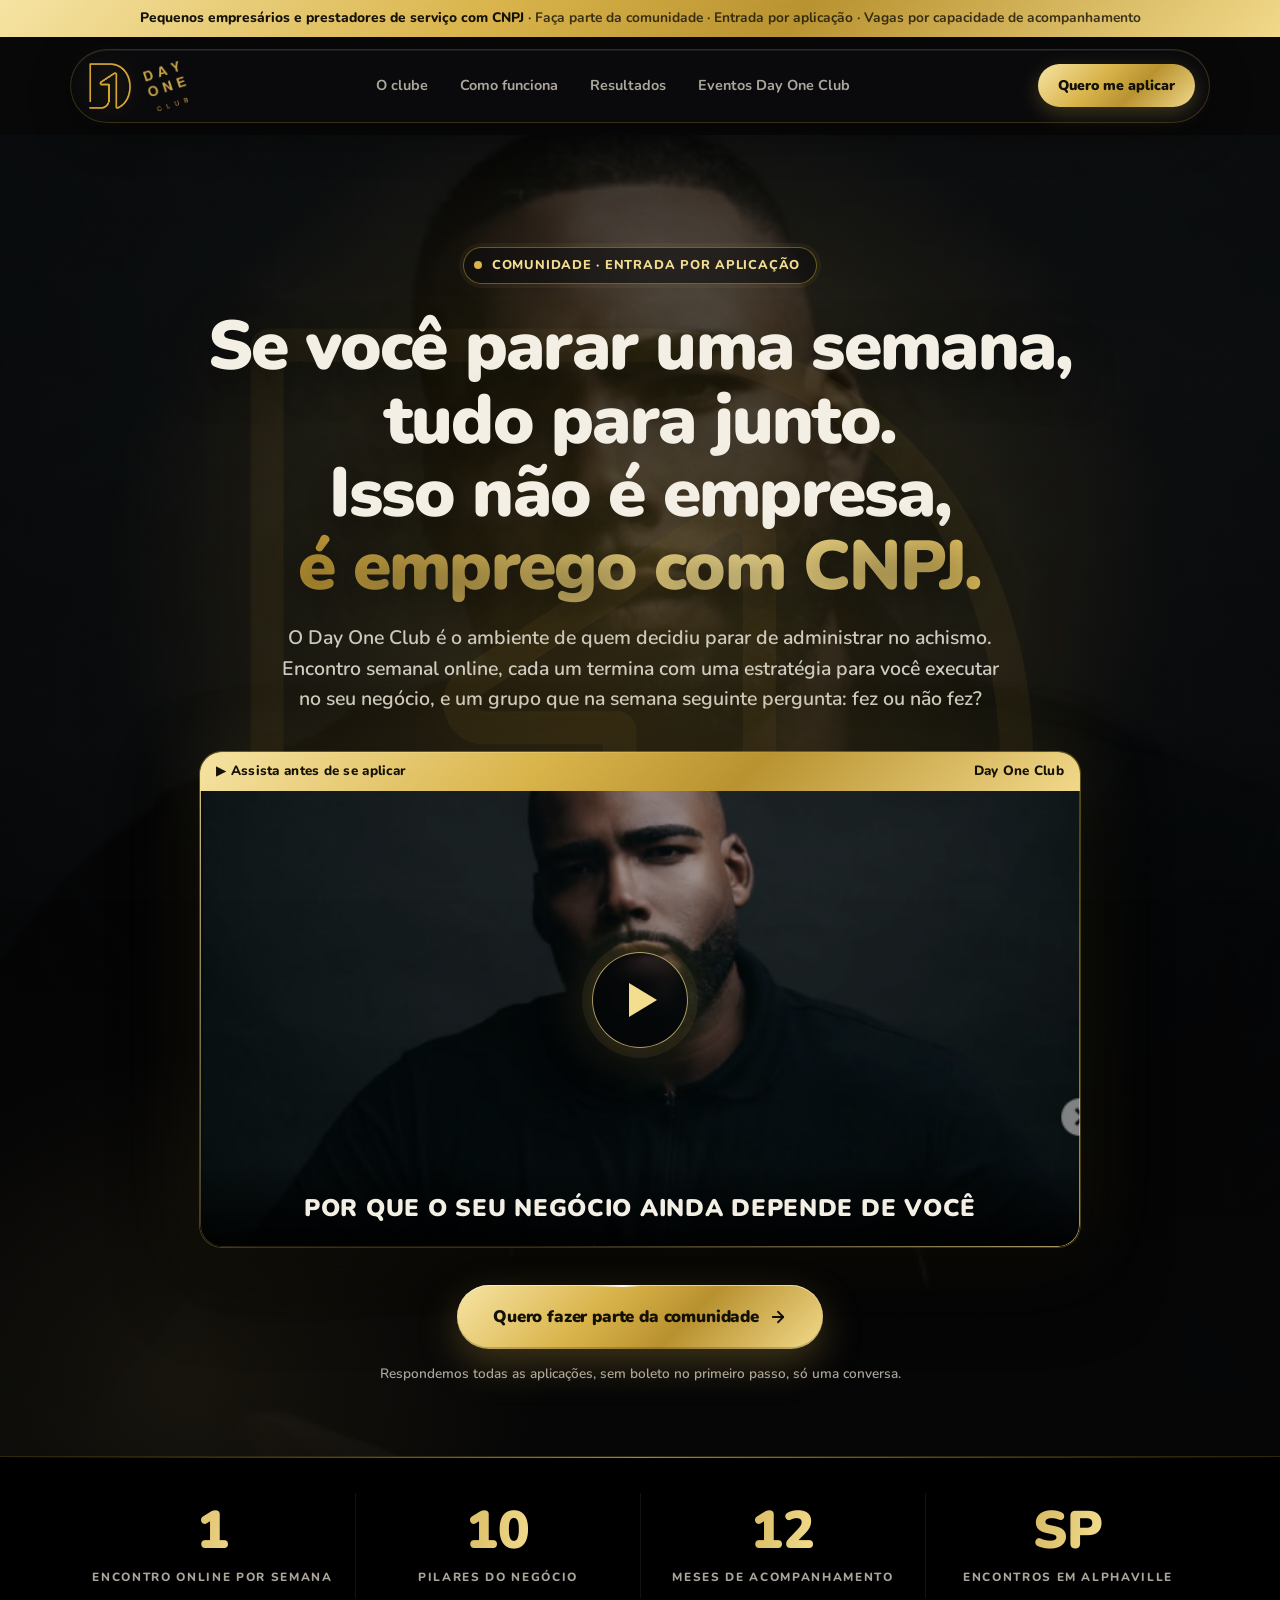
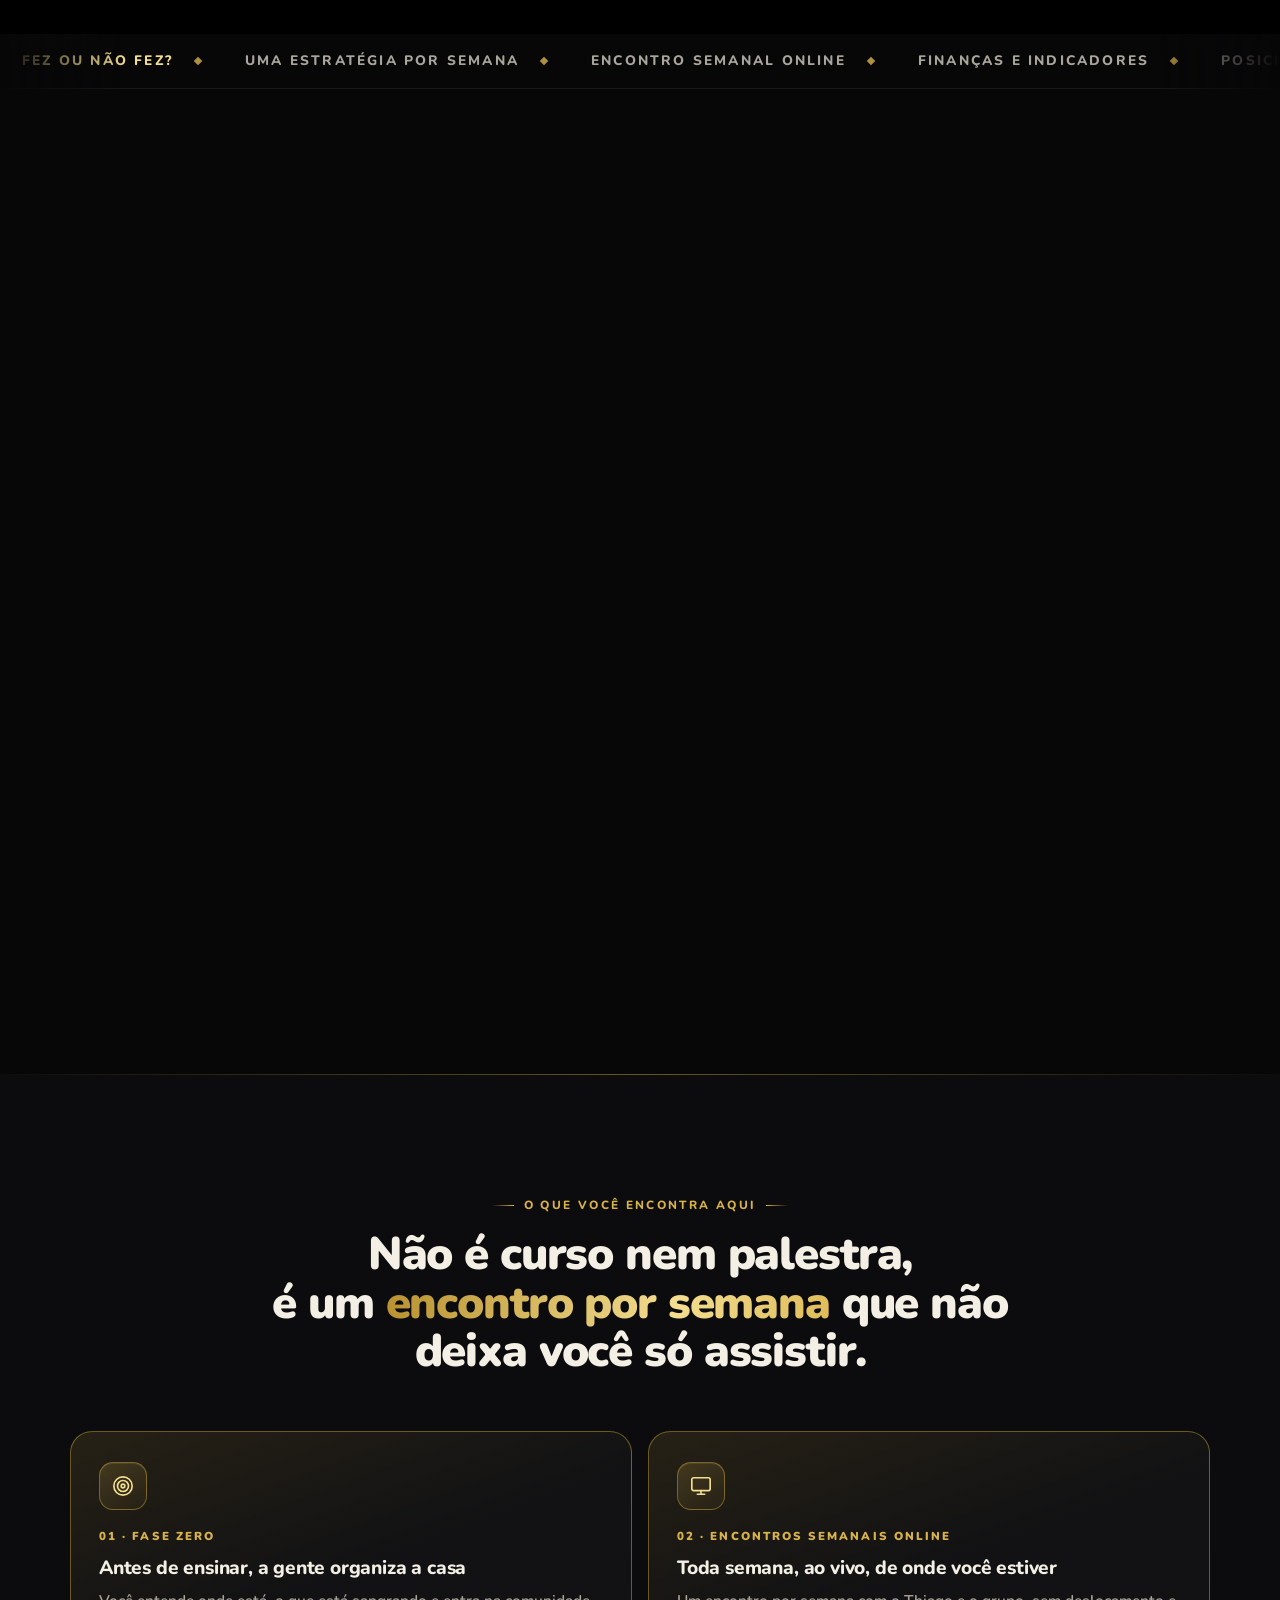
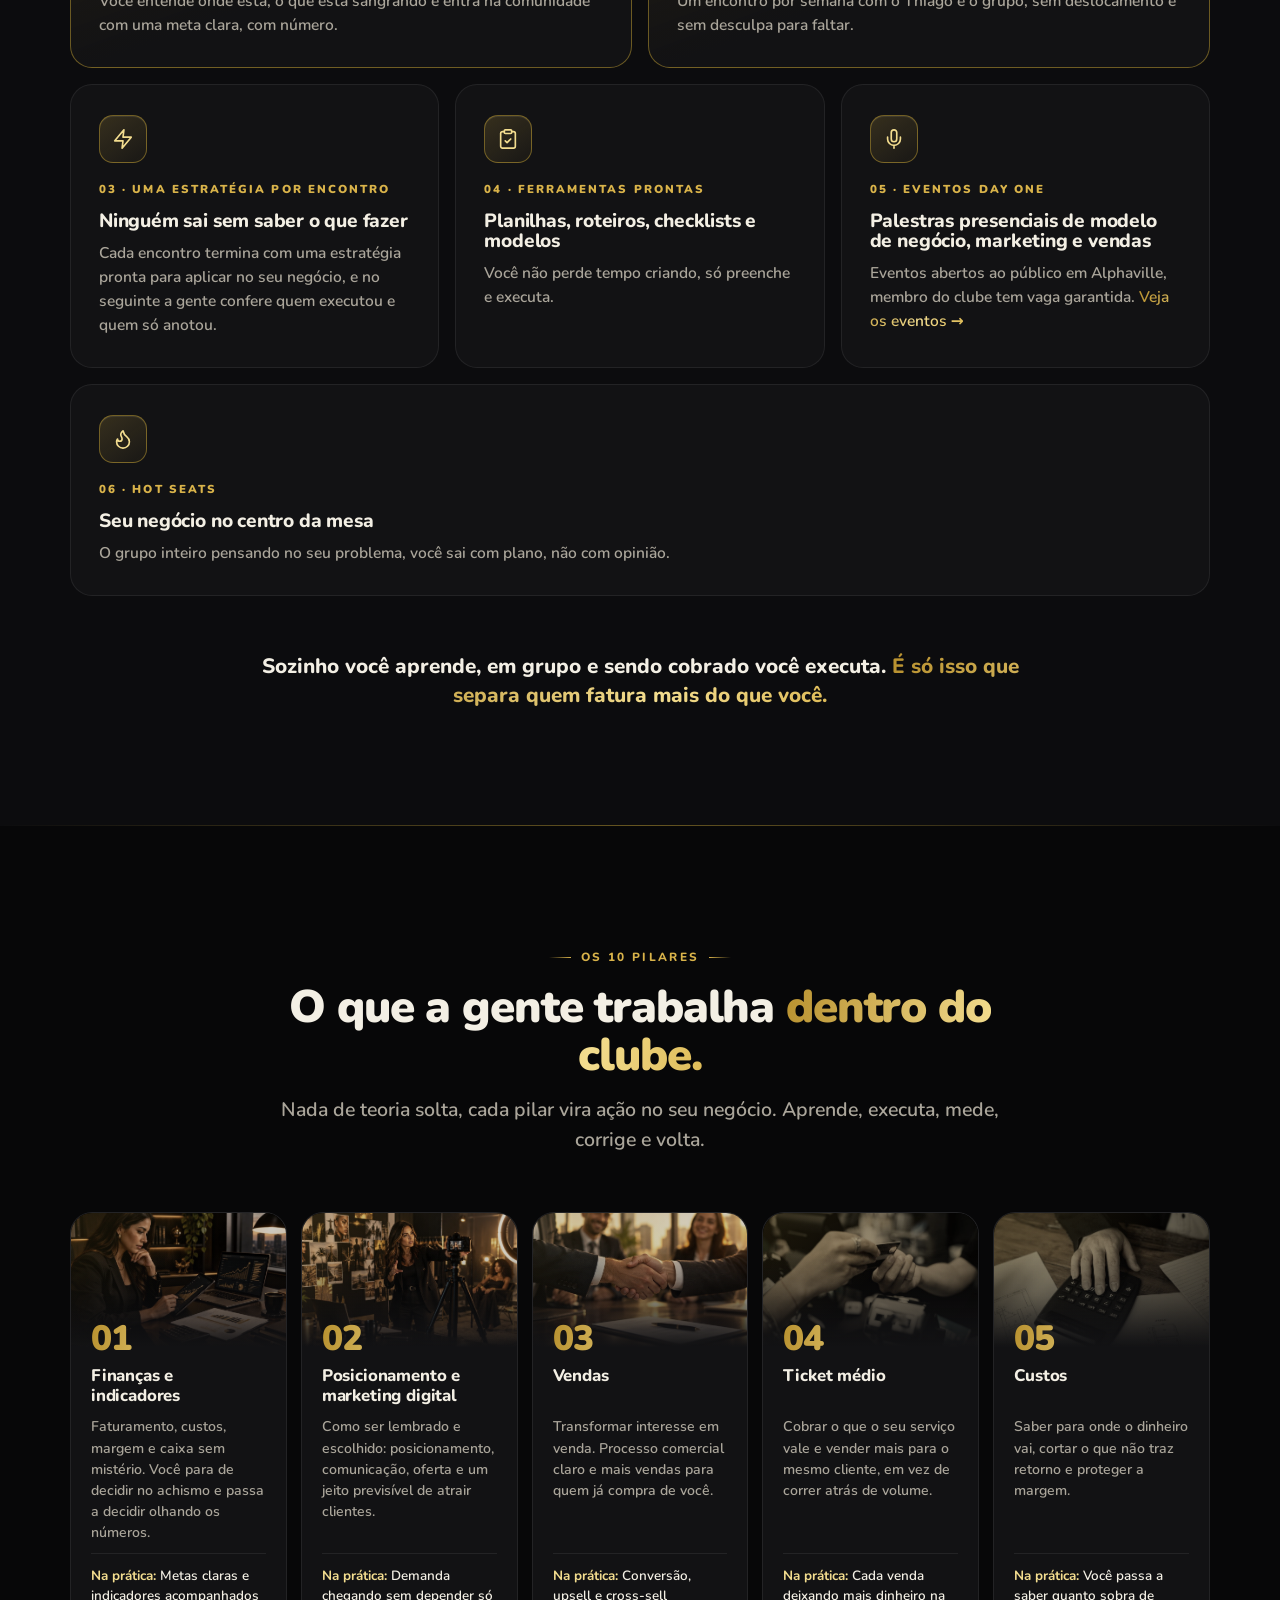
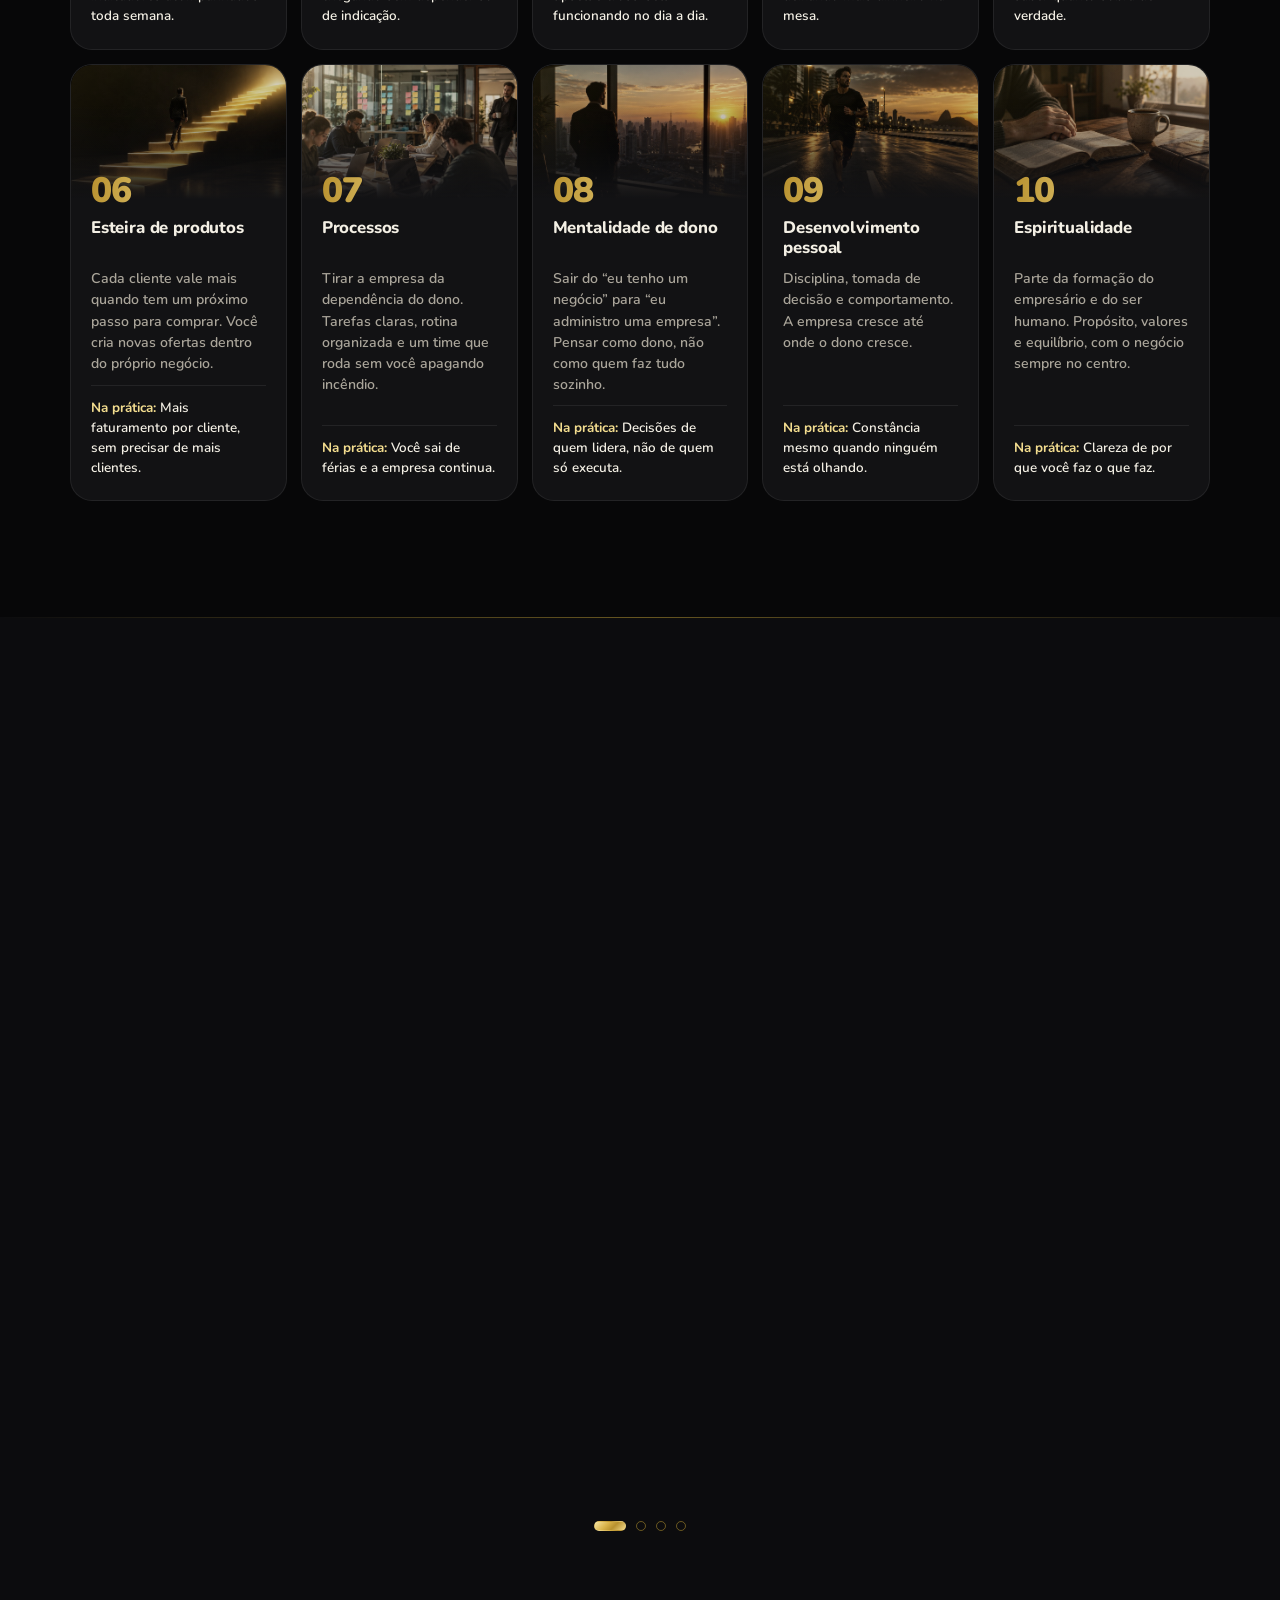
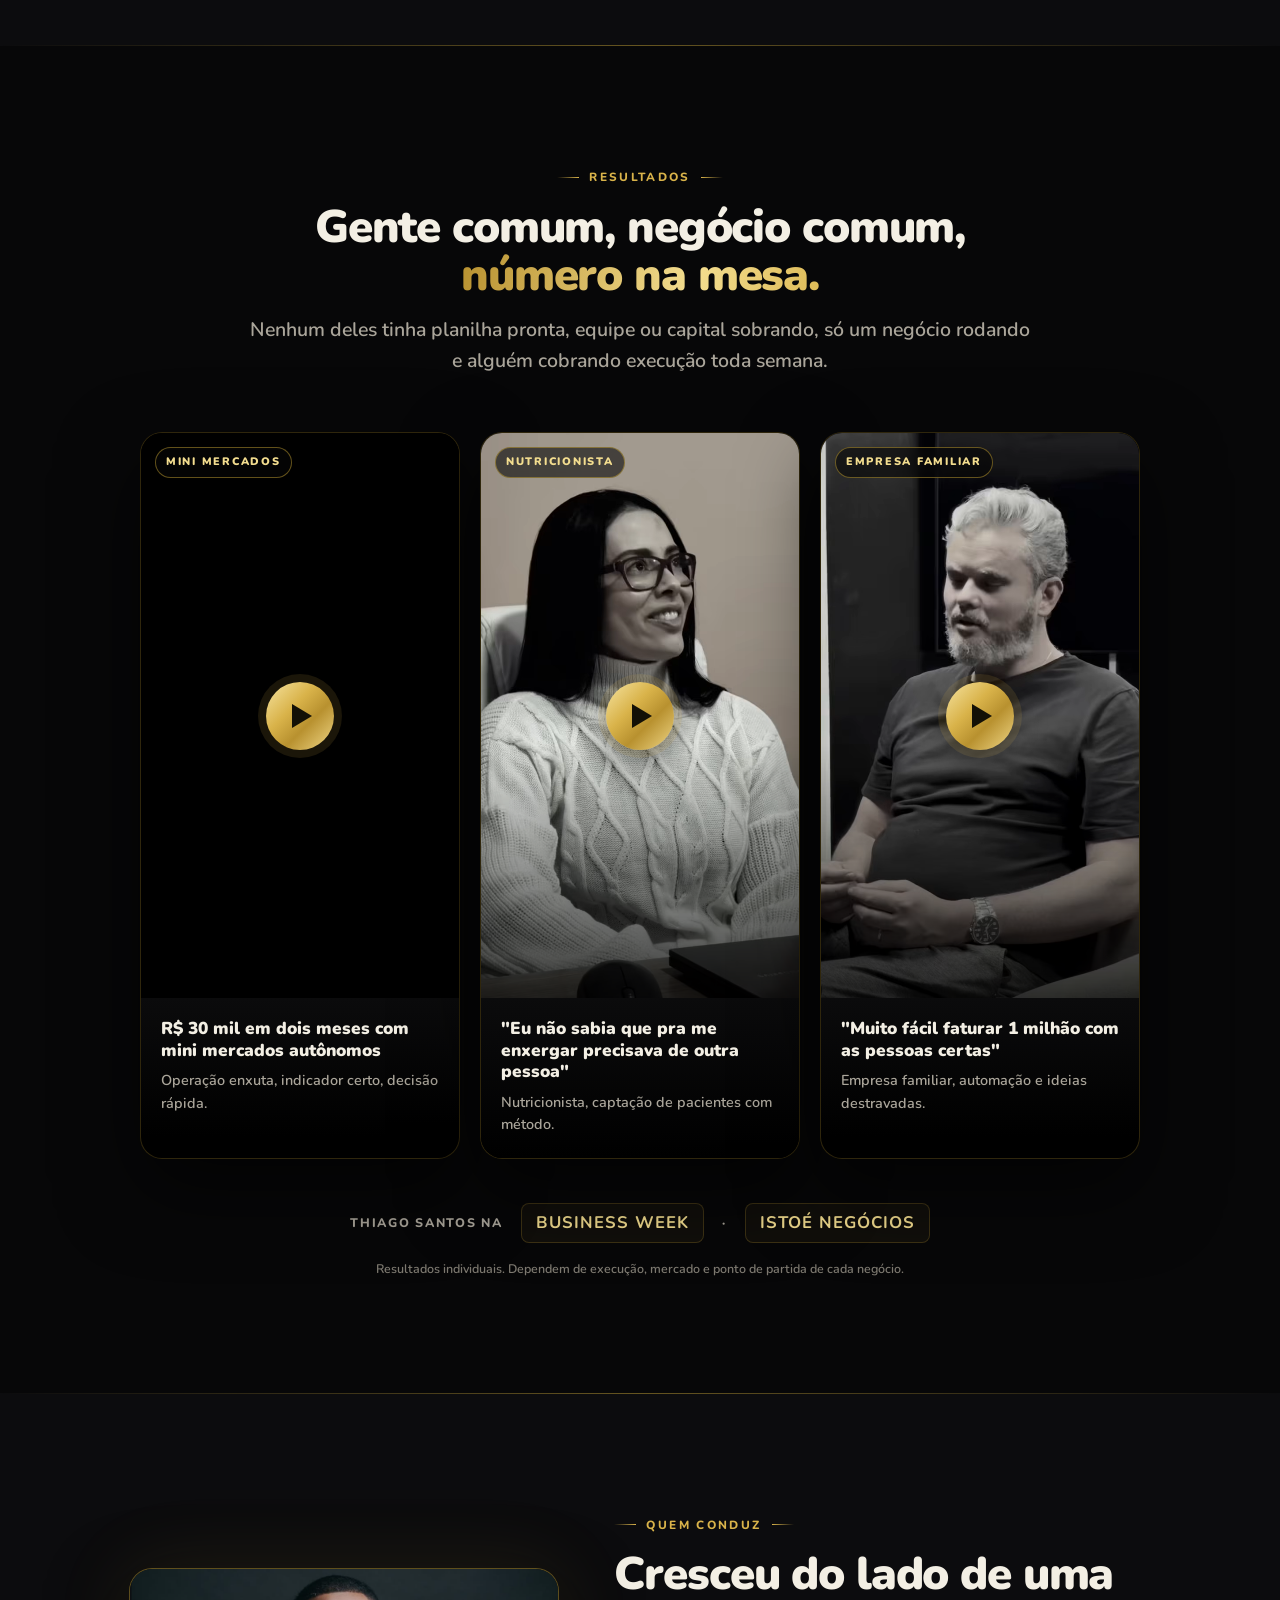
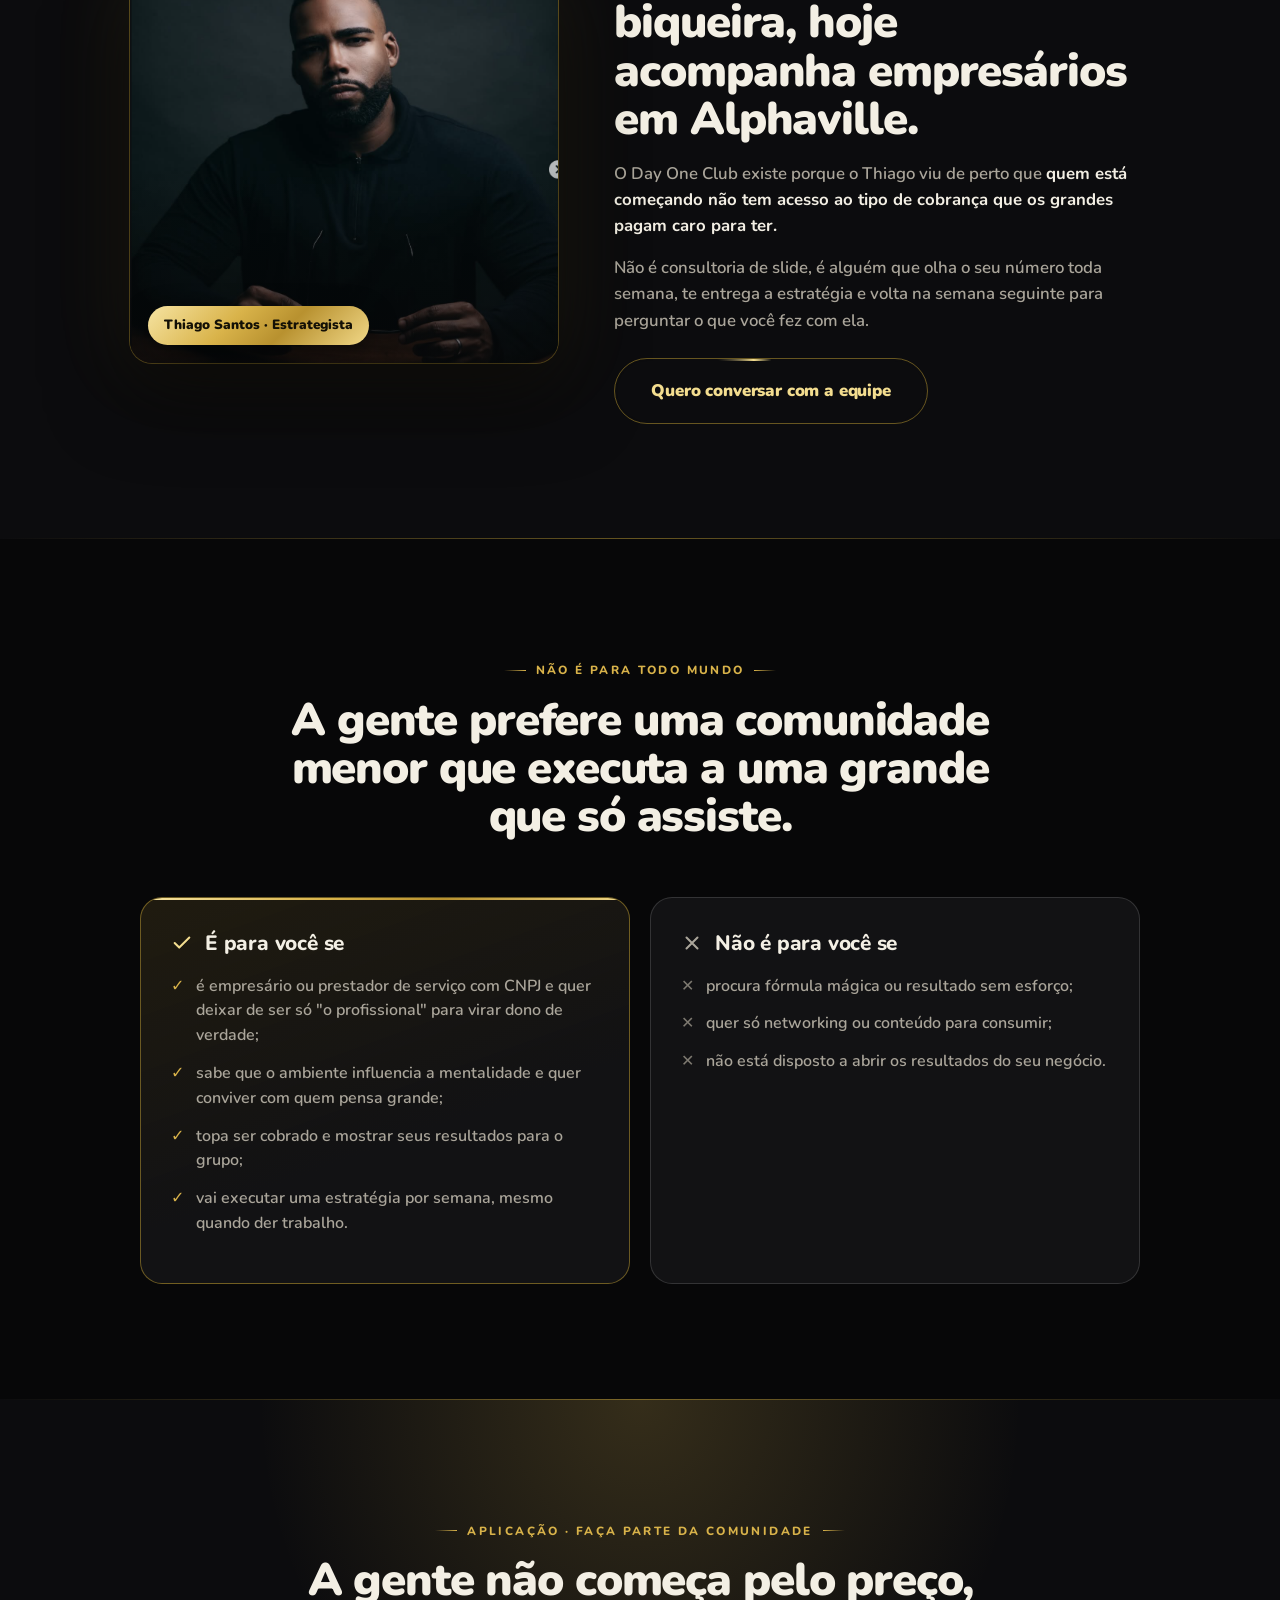
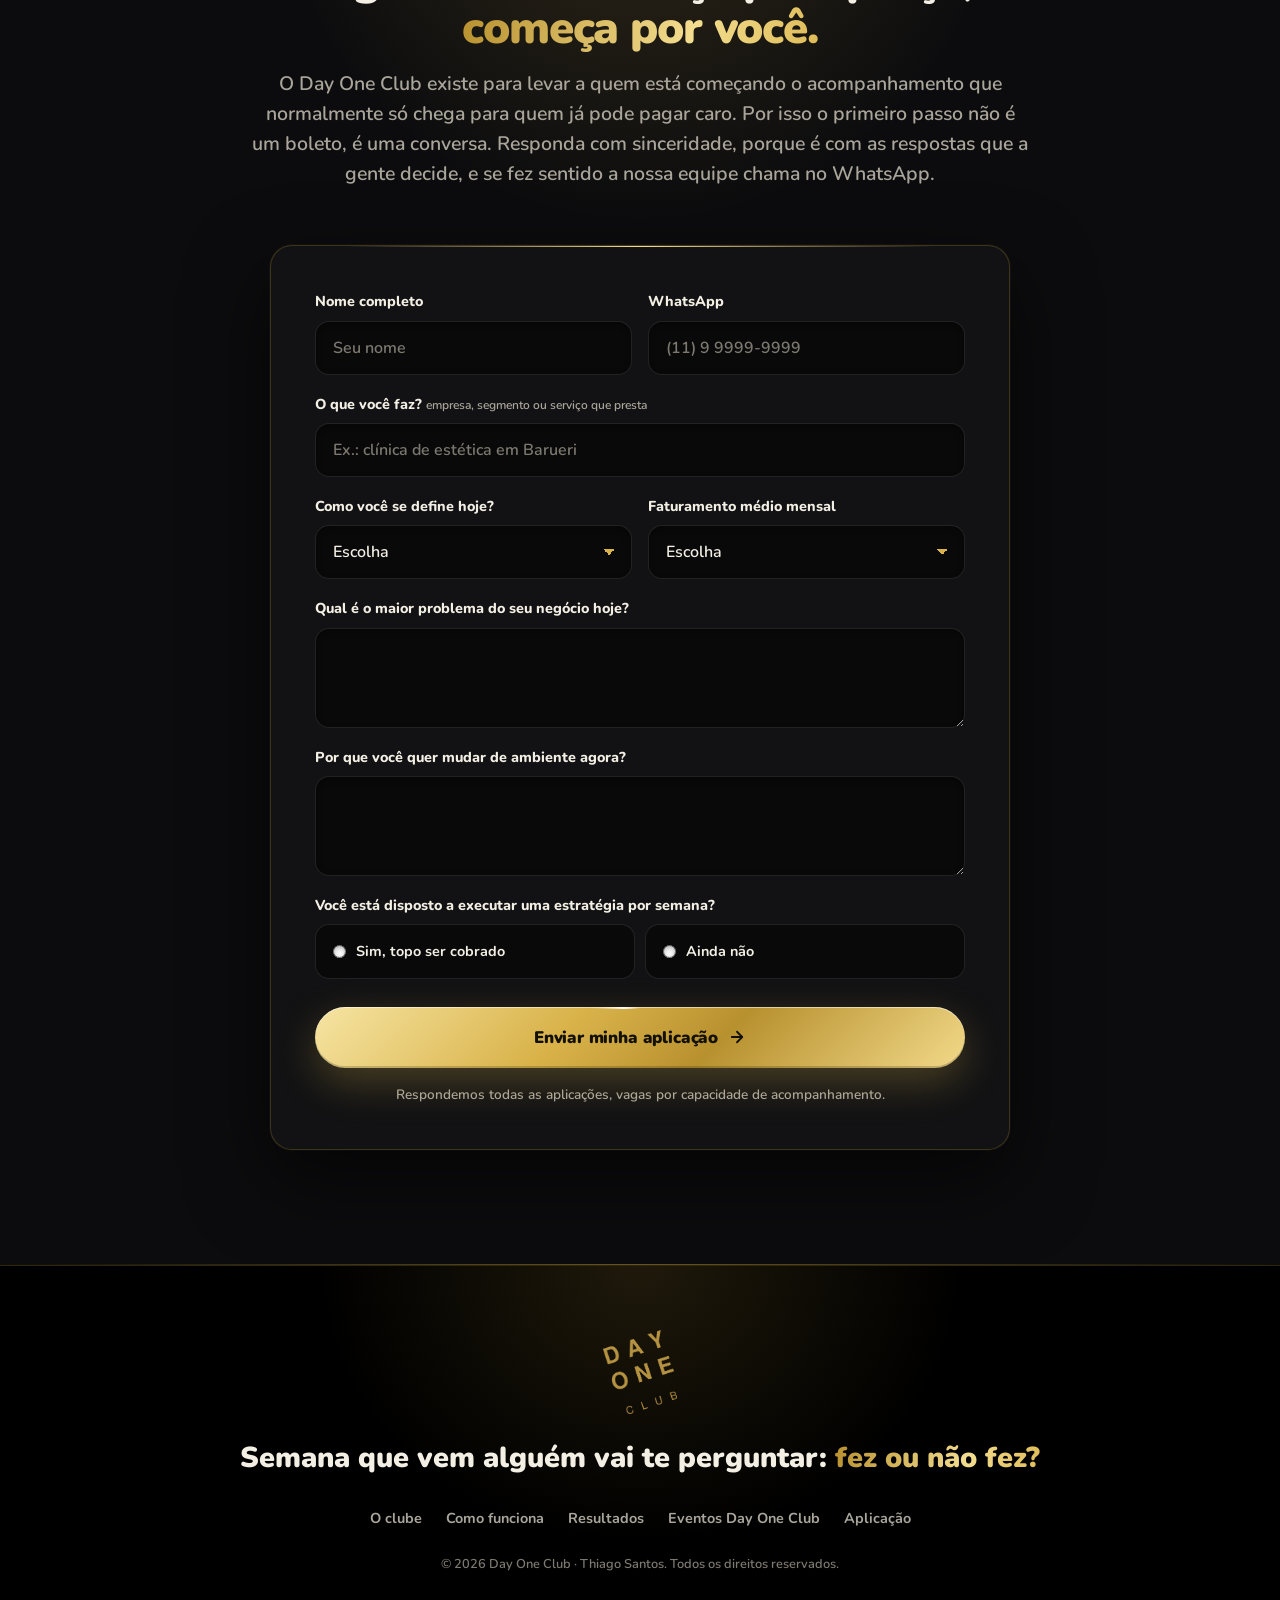
<file: index.html>
<!DOCTYPE html>
<html lang="pt-BR">
<head>
<meta charset="UTF-8">
<meta name="viewport" content="width=device-width, initial-scale=1.0">
<title>Day One Club · Faça parte da comunidade</title>
<meta name="description" content="Ambiente de pequenos empresários e prestadores de serviço que decidiram parar de administrar no achismo. Encontros semanais online, cada um termina com uma estratégia para executar. Entrada por aplicação.">
<link rel="preconnect" href="https://fonts.googleapis.com">
<link rel="preconnect" href="https://fonts.gstatic.com" crossorigin>
<link href="https://fonts.googleapis.com/css2?family=Nunito:wght@600;700;800;900&display=swap" rel="stylesheet">
<link rel="icon" type="image/png" href="assets/favicon.png">
<link rel="stylesheet" href="css/style.css">
</head>
<body>

<div class="topbar">
  Pequenos empresários e prestadores de serviço com CNPJ
  <span>· Faça parte da comunidade · Entrada por aplicação · Vagas por capacidade de acompanhamento</span>
</div>

<header class="nav">
  <div class="container">
    <a class="brand" href="index.html"><img class="brand-symbol" src="assets/logo-simbolo.png" alt=""><img class="brand-type" src="assets/logo-tipografia.png" alt="Day One Club"></a>
    <nav class="nav-links">
      <a href="#clube">O clube</a>
      <a href="#como-funciona">Como funciona</a>
      <a href="#resultados">Resultados</a>
      <a href="eventos.html">Eventos Day One Club</a>
    </nav>
    <a class="nav-cta" href="#aplicar">Quero me aplicar</a>
    <button class="burger" aria-label="Menu">☰</button>
  </div>
</header>

<!-- ================= HERO ================= -->
<section class="hero">
  <div class="hero-bg"><img src="assets/thiago.png" alt=""></div>
  <img class="hero-watermark" src="assets/logo-simbolo.png" alt="" aria-hidden="true">
  <div class="container">
    <span class="hero-badge"><i></i>Comunidade · Entrada por aplicação</span>
    <h1>Se você parar uma semana, tudo para junto.<br>Isso não é empresa, <span class="red">é emprego com CNPJ.</span></h1>
    <p class="lead">O Day One Club é o ambiente de quem decidiu parar de administrar no achismo. Encontro semanal online, cada um termina com uma estratégia para você executar no seu negócio, e um grupo que na semana seguinte pergunta: fez ou não fez?</p>

    <div class="vsl" data-src="">
      <div class="vsl-tag"><span>▶ Assista antes de se aplicar</span><span>Day One Club</span></div>
      <img src="assets/thiago.png" alt="Thiago Santos, Day One Club">
      <div class="play" aria-label="Assistir"></div>
      <div class="caption">Por que o seu negócio ainda depende de você</div>
    </div>

    <div class="hero-cta">
      <a class="btn" href="#aplicar">Quero fazer parte da comunidade <svg viewBox="0 0 24 24" fill="none" stroke="currentColor" stroke-width="2.4" stroke-linecap="round" stroke-linejoin="round" aria-hidden="true"><path d="M5 12h14"/><path d="m12 5 7 7-7 7"/></svg></a>
      <span class="btn-note">Respondemos todas as aplicações, sem boleto no primeiro passo, só uma conversa.</span>
    </div>
  </div>

  <div class="stats">
    <div class="container">
      <div class="stat"><b data-count="1">1</b><span>encontro online por semana</span></div>
      <div class="stat"><b data-count="10">10</b><span>pilares do negócio</span></div>
      <div class="stat"><b data-count="12">12</b><span>meses de acompanhamento</span></div>
      <div class="stat"><b>SP</b><span>encontros em Alphaville</span></div>
    </div>
  </div>
  <div class="marquee" aria-hidden="true">
    <div class="marquee-track">
      <span class="hl">Fez ou não fez?</span><span>Uma estratégia por semana</span><span>Encontro semanal online</span><span>Finanças e indicadores</span><span>Posicionamento</span><span>Vendas</span><span>Ticket médio</span><span>Processos</span><span>Mentalidade de dono</span><span class="hl">Entrada por aplicação</span><span>Hot seats</span><span>Eventos em Alphaville</span>
    </div>
  </div>
</section>

<!-- ================= ESPELHO ================= -->
<section class="section" id="clube">
  <div class="container">
    <div class="section-head">
      <span class="eyebrow">Espelho</span>
      <h2>Conta quantas são suas:<br><span class="accent">três ou mais</span>, esta página foi feita para você.</h2>
    </div>
    <ul class="mirror">
      <li><span class="tick">✓</span>Você tem CNPJ, entrega um serviço excelente, e ainda se vê como profissional, não como empresário.</li>
      <li><span class="tick">✓</span>Você é bom no que faz e perde cliente para quem é pior que você.</li>
      <li><span class="tick">✓</span>Tem formação, é referência na sua área, e não sabe precificar, vender nem crescer.</li>
      <li><span class="tick">✓</span>Seu marketing é postar quando dá tempo, sua venda é indicação.</li>
      <li><span class="tick">✓</span>Vê todo mundo vendendo pela internet e não sabe por onde começar a se posicionar.</li>
      <li><span class="tick">✓</span>Ganha dinheiro e não sabe quanto sobra.</li>
      <li><span class="tick">✓</span>Já viu mil vídeos de gestão e nada mudou na prática.</li>
      <li><span class="tick">✓</span>Se você parar, tudo para junto.</li>
    </ul>
    <div class="mirror-foot">
      <div class="count"></div>
      <p>Conhecimento você encontra de graça na internet. <strong>O que falta é ambiente, estrutura e gente ao seu lado cobrando execução.</strong></p>
    </div>
  </div>
</section>

<!-- ================= COMO FUNCIONA ================= -->
<section class="section bg-2" id="como-funciona">
  <div class="container">
    <div class="section-head">
      <span class="eyebrow">O que você encontra aqui</span>
      <h2>Não é curso nem palestra,<br>é um <span class="accent">encontro por semana</span> que não deixa você só assistir.</h2>
    </div>
    <div class="grid-3">
      <div class="card featured">
        <div class="ic"><svg viewBox="0 0 24 24" aria-hidden="true"><circle cx="12" cy="12" r="10"/><circle cx="12" cy="12" r="6"/><circle cx="12" cy="12" r="2"/></svg></div>
        <div class="num">01 · FASE ZERO</div>
        <h3>Antes de ensinar, a gente organiza a casa</h3>
        <p>Você entende onde está, o que está sangrando e entra na comunidade com uma meta clara, com número.</p>
      </div>
      <div class="card featured">
        <div class="ic"><svg viewBox="0 0 24 24" aria-hidden="true"><rect x="2" y="3" width="20" height="14" rx="2"/><path d="M8 21h8M12 17v4"/></svg></div>
        <div class="num">02 · ENCONTROS SEMANAIS ONLINE</div>
        <h3>Toda semana, ao vivo, de onde você estiver</h3>
        <p>Um encontro por semana com o Thiago e o grupo, sem deslocamento e sem desculpa para faltar.</p>
      </div>
      <div class="card">
        <div class="ic"><svg viewBox="0 0 24 24" aria-hidden="true"><path d="M13 2 3 14h9l-1 8 10-12h-9l1-8z"/></svg></div>
        <div class="num">03 · UMA ESTRATÉGIA POR ENCONTRO</div>
        <h3>Ninguém sai sem saber o que fazer</h3>
        <p>Cada encontro termina com uma estratégia pronta para aplicar no seu negócio, e no seguinte a gente confere quem executou e quem só anotou.</p>
      </div>
      <div class="card">
        <div class="ic"><svg viewBox="0 0 24 24" aria-hidden="true"><rect x="8" y="2" width="8" height="4" rx="1"/><path d="M16 4h2a2 2 0 0 1 2 2v14a2 2 0 0 1-2 2H6a2 2 0 0 1-2-2V6a2 2 0 0 1 2-2h2"/><path d="m9 14 2 2 4-4"/></svg></div>
        <div class="num">04 · FERRAMENTAS PRONTAS</div>
        <h3>Planilhas, roteiros, checklists e modelos</h3>
        <p>Você não perde tempo criando, só preenche e executa.</p>
      </div>
      <div class="card">
        <div class="ic"><svg viewBox="0 0 24 24" aria-hidden="true"><path d="M12 2a3 3 0 0 0-3 3v7a3 3 0 0 0 6 0V5a3 3 0 0 0-3-3Z"/><path d="M19 10v2a7 7 0 0 1-14 0v-2M12 19v3"/></svg></div>
        <div class="num">05 · EVENTOS DAY ONE</div>
        <h3>Palestras presenciais de modelo de negócio, marketing e vendas</h3>
        <p>Eventos abertos ao público em Alphaville, membro do clube tem vaga garantida. <a href="eventos.html" class="accent">Veja os eventos →</a></p>
      </div>
      <div class="card wide">
        <div class="ic"><svg viewBox="0 0 24 24" aria-hidden="true"><path d="M8.5 14.5A2.5 2.5 0 0 0 11 12c0-1.38-.5-2-1-3-1.072-2.143-.224-4.054 2-6 .5 2.5 2 4.9 4 6.5 2 1.6 3 3.5 3 5.5a7 7 0 1 1-14 0c0-1.153.433-2.294 1-3a2.5 2.5 0 0 0 2.5 2.5z"/></svg></div>
        <div class="num">06 · HOT SEATS</div>
        <h3>Seu negócio no centro da mesa</h3>
        <p>O grupo inteiro pensando no seu problema, você sai com plano, não com opinião.</p>
      </div>
    </div>
    <p class="closer">Sozinho você aprende, em grupo e sendo cobrado você executa. <em>É só isso que separa quem fatura mais do que você.</em></p>
  </div>
</section>

<!-- ================= OS 10 PILARES ================= -->
<section class="section" id="pilares">
  <div class="container">
    <div class="section-head">
      <span class="eyebrow">Os 10 pilares</span>
      <h2>O que a gente trabalha <span class="accent">dentro do clube.</span></h2>
      <p class="lead">Nada de teoria solta, cada pilar vira ação no seu negócio. Aprende, executa, mede, corrige e volta.</p>
    </div>
    <div class="pillar-grid">
      <div class="pillar">
        <div class="pimg"><img src="assets/pilares/01.jpg" alt="Empresária analisando gráficos financeiros em tablet e notebook" loading="lazy"></div>
        <div class="pbody">
        <span class="pn">01</span>
        <h3>Finanças e indicadores</h3>
        <p>Faturamento, custos, margem e caixa sem mistério. Você para de decidir no achismo e passa a decidir olhando os números.</p>
        <p class="pr"><strong>Na prática:</strong> Metas claras e indicadores acompanhados toda semana.</p>
        </div>
      </div>
      <div class="pillar">
        <div class="pimg"><img src="assets/pilares/02.jpg" alt="Empresária dirigindo uma gravação de conteúdo num estúdio" loading="lazy"></div>
        <div class="pbody">
        <span class="pn">02</span>
        <h3>Posicionamento e marketing digital</h3>
        <p>Como ser lembrado e escolhido: posicionamento, comunicação, oferta e um jeito previsível de atrair clientes.</p>
        <p class="pr"><strong>Na prática:</strong> Demanda chegando sem depender só de indicação.</p>
        </div>
      </div>
      <div class="pillar">
        <div class="pimg"><img src="assets/pilares/03.jpg" alt="Aperto de mão fechando negócio sobre um contrato assinado" loading="lazy"></div>
        <div class="pbody">
        <span class="pn">03</span>
        <h3>Vendas</h3>
        <p>Transformar interesse em venda. Processo comercial claro e mais vendas para quem já compra de você.</p>
        <p class="pr"><strong>Na prática:</strong> Conversão, upsell e cross-sell funcionando no dia a dia.</p>
        </div>
      </div>
      <div class="pillar">
        <div class="pimg"><img src="assets/pilares/04.jpg" alt="Cartão premium sobre maquininha de pagamento em balcão de mármore escuro" loading="lazy"></div>
        <div class="pbody">
        <span class="pn">04</span>
        <h3>Ticket médio</h3>
        <p>Cobrar o que o seu serviço vale e vender mais para o mesmo cliente, em vez de correr atrás de volume.</p>
        <p class="pr"><strong>Na prática:</strong> Cada venda deixando mais dinheiro na mesa.</p>
        </div>
      </div>
      <div class="pillar">
        <div class="pimg"><img src="assets/pilares/05.jpg" alt="Mãos revisando notas e recibos ao lado de uma calculadora" loading="lazy"></div>
        <div class="pbody">
        <span class="pn">05</span>
        <h3>Custos</h3>
        <p>Saber para onde o dinheiro vai, cortar o que não traz retorno e proteger a margem.</p>
        <p class="pr"><strong>Na prática:</strong> Você passa a saber quanto sobra de verdade.</p>
        </div>
      </div>
      <div class="pillar">
        <div class="pimg"><img src="assets/pilares/06.jpg" alt="Homem subindo uma escada de degraus dourados iluminados" loading="lazy"></div>
        <div class="pbody">
        <span class="pn">06</span>
        <h3>Esteira de produtos</h3>
        <p>Cada cliente vale mais quando tem um próximo passo para comprar. Você cria novas ofertas dentro do próprio negócio.</p>
        <p class="pr"><strong>Na prática:</strong> Mais faturamento por cliente, sem precisar de mais clientes.</p>
        </div>
      </div>
      <div class="pillar">
        <div class="pimg"><img src="assets/pilares/07.jpg" alt="Time organizado trabalhando com quadro kanban enquanto o dono observa" loading="lazy"></div>
        <div class="pbody">
        <span class="pn">07</span>
        <h3>Processos</h3>
        <p>Tirar a empresa da dependência do dono. Tarefas claras, rotina organizada e um time que roda sem você apagando incêndio.</p>
        <p class="pr"><strong>Na prática:</strong> Você sai de férias e a empresa continua.</p>
        </div>
      </div>
      <div class="pillar">
        <div class="pimg"><img src="assets/pilares/08.jpg" alt="Empresário olhando o horizonte de São Paulo ao amanhecer" loading="lazy"></div>
        <div class="pbody">
        <span class="pn">08</span>
        <h3>Mentalidade de dono</h3>
        <p>Sair do “eu tenho um negócio” para “eu administro uma empresa”. Pensar como dono, não como quem faz tudo sozinho.</p>
        <p class="pr"><strong>Na prática:</strong> Decisões de quem lidera, não de quem só executa.</p>
        </div>
      </div>
      <div class="pillar">
        <div class="pimg"><img src="assets/pilares/09.jpg" alt="Homem correndo sozinho numa avenida vazia antes do nascer do sol" loading="lazy"></div>
        <div class="pbody">
        <span class="pn">09</span>
        <h3>Desenvolvimento pessoal</h3>
        <p>Disciplina, tomada de decisão e comportamento. A empresa cresce até onde o dono cresce.</p>
        <p class="pr"><strong>Na prática:</strong> Constância mesmo quando ninguém está olhando.</p>
        </div>
      </div>
      <div class="pillar">
        <div class="pimg"><img src="assets/pilares/10.jpg" alt="Mãos sobre uma Bíblia aberta ao lado de café e caderno" loading="lazy"></div>
        <div class="pbody">
        <span class="pn">10</span>
        <h3>Espiritualidade</h3>
        <p>Parte da formação do empresário e do ser humano. Propósito, valores e equilíbrio, com o negócio sempre no centro.</p>
        <p class="pr"><strong>Na prática:</strong> Clareza de por que você faz o que faz.</p>
        </div>
      </div>
    </div>
    <div class="pillar-dots" aria-hidden="true"></div>
  </div>
</section>

<!-- ================= EXPERIÊNCIAS ================= -->
<section class="section bg-2" id="experiencias">
  <div class="container">
    <div class="section-head">
      <span class="eyebrow">Experiências</span>
      <h2>O que você <span class="accent">não teria sozinho.</span></h2>
      <p class="lead">Ambientes que mudam o jeito como você pensa, decide e enxerga o seu negócio.</p>
    </div>
    <div class="carousel" data-autoplay="5500">
      <div class="carousel-track">
      <div class="slide">
        <img src="assets/experiencias/tenis.jpg" alt="Thiago jogando tênis em quadra de saibro ao pôr do sol" loading="lazy">
        <div class="slide-cap">
          <span class="k">01 · Tênis</span>
          <h3>Tênis com empresários</h3>
          <p>Quadra, raquete e empresário do lado. Um jogo que treina foco, estratégia e cabeça fria, e onde muita conversa boa acontece entre um set e outro.</p>
        </div>
      </div>
      <div class="slide">
        <img src="assets/experiencias/ironberg.jpg" alt="Salão de musculação da Ironberg Alphaville" loading="lazy">
        <div class="slide-cap">
          <span class="k">02 · Treino</span>
          <h3>Treino na Ironberg de Alphaville</h3>
          <p>Um dos templos da musculação do Brasil, 32 mil m² aqui em Alphaville. Treinar junto muda a conversa, e a conversa muda o negócio.</p>
        </div>
      </div>
      <div class="slide">
        <img src="assets/experiencias/visita.jpg" alt="Thiago guiando um grupo de empresários dentro de um centro de distribuição" loading="lazy">
        <div class="slide-cap">
          <span class="k">03 · Visitas</span>
          <h3>Visita a empresas que já rodam sem o dono</h3>
          <p>A gente entra nas operações por dentro. Ver como funciona de verdade, ouvir quem construiu e voltar com ideia pronta pra aplicar.</p>
        </div>
      </div>
      <div class="slide">
        <img src="assets/experiencias/hotseat.jpg" alt="Thiago conduzindo um hot seat diante de um quadro com números" loading="lazy">
        <div class="slide-cap">
          <span class="k">04 · Hot seat</span>
          <h3>Hot seats com o grupo inteiro pensando no seu negócio</h3>
          <p>Um empresário senta no centro, abre um problema real do negócio e o grupo inteiro trabalha em cima dele. Você sai com plano, não com opinião.</p>
        </div>
      </div>
      </div>
      <button type="button" class="car-btn prev" aria-label="Anterior"><svg viewBox="0 0 24 24" aria-hidden="true"><path d="m15 18-6-6 6-6"/></svg></button>
      <button type="button" class="car-btn next" aria-label="Próxima"><svg viewBox="0 0 24 24" aria-hidden="true"><path d="m9 18 6-6-6-6"/></svg></button>
    </div>
    <div class="car-dots"><button type="button" aria-label="Ir para Tênis com empresários" class="on"></button><button type="button" aria-label="Ir para Treino na Ironberg de Alphaville"></button><button type="button" aria-label="Ir para Visita a empresas que já rodam sem o dono"></button><button type="button" aria-label="Ir para Hot seats com o grupo inteiro pensando no seu negócio"></button></div>
  </div>
</section>
<!-- ================= RESULTADOS ================= -->
<section class="section" id="resultados">
  <div class="container">
    <div class="section-head">
      <span class="eyebrow">Resultados</span>
      <h2>Gente comum, negócio comum, <span class="accent">número na mesa.</span></h2>
      <p class="lead">Nenhum deles tinha planilha pronta, equipe ou capital sobrando, só um negócio rodando e alguém cobrando execução toda semana.</p>
    </div>
    <div class="proof">
      <div class="proof-card">
        <div class="media"><span class="tagline">Mini mercados</span><video src="assets/video/mini-mercados.mp4" preload="metadata" playsinline></video><div class="play"></div></div>
        <div class="body"><b>R$ 30 mil em dois meses com mini mercados autônomos</b><p>Operação enxuta, indicador certo, decisão rápida.</p></div>
      </div>
      <div class="proof-card">
        <div class="media"><span class="tagline">Nutricionista</span><video src="assets/video/nutricionista.mp4" preload="metadata" playsinline></video><div class="play"></div></div>
        <div class="body"><b>"Eu não sabia que pra me enxergar precisava de outra pessoa"</b><p>Nutricionista, captação de pacientes com método.</p></div>
      </div>
      <div class="proof-card">
        <div class="media"><span class="tagline">Empresa familiar</span><video src="assets/video/empresa-familiar.mp4" preload="metadata" playsinline></video><div class="play"></div></div>
        <div class="body"><b>"Muito fácil faturar 1 milhão com as pessoas certas"</b><p>Empresa familiar, automação e ideias destravadas.</p></div>
      </div>
    </div>
    <div class="proof-foot">
      <div class="media-line">Thiago Santos na <b>Business Week</b> · <b>Istoé Negócios</b></div>
      <p class="disclaimer">Resultados individuais. Dependem de execução, mercado e ponto de partida de cada negócio.</p>
    </div>
  </div>
</section>

<!-- ================= QUEM CONDUZ ================= -->
<section class="section bg-2">
  <div class="container">
    <div class="founder">
      <div class="photo">
        <img src="assets/thiago.png" alt="Thiago Santos">
        <span class="tag">Thiago Santos · Estrategista</span>
      </div>
      <div>
        <span class="eyebrow">Quem conduz</span>
        <h2>Cresceu do lado de uma biqueira, hoje acompanha empresários em Alphaville.</h2>
        <p>O Day One Club existe porque o Thiago viu de perto que <strong>quem está começando não tem acesso ao tipo de cobrança que os grandes pagam caro para ter.</strong></p>
        <p>Não é consultoria de slide, é alguém que olha o seu número toda semana, te entrega a estratégia e volta na semana seguinte para perguntar o que você fez com ela.</p>
        <a class="btn ghost" href="#aplicar">Quero conversar com a equipe</a>
      </div>
    </div>
  </div>
</section>

<!-- ================= PRA QUEM É ================= -->
<section class="section">
  <div class="container">
    <div class="section-head">
      <span class="eyebrow">Não é para todo mundo</span>
      <h2>A gente prefere uma comunidade menor que executa a uma grande que só assiste.</h2>
    </div>
    <div class="fit">
      <div class="col yes">
        <h3><svg viewBox="0 0 24 24" aria-hidden="true"><path d="M20 6 9 17l-5-5"/></svg>É para você se</h3>
        <ul>
          <li>é empresário ou prestador de serviço com CNPJ e quer deixar de ser só "o profissional" para virar dono de verdade;</li>
          <li>sabe que o ambiente influencia a mentalidade e quer conviver com quem pensa grande;</li>
          <li>topa ser cobrado e mostrar seus resultados para o grupo;</li>
          <li>vai executar uma estratégia por semana, mesmo quando der trabalho.</li>
        </ul>
      </div>
      <div class="col no">
        <h3><svg viewBox="0 0 24 24" aria-hidden="true"><path d="M18 6 6 18M6 6l12 12"/></svg>Não é para você se</h3>
        <ul>
          <li>procura fórmula mágica ou resultado sem esforço;</li>
          <li>quer só networking ou conteúdo para consumir;</li>
          <li>não está disposto a abrir os resultados do seu negócio.</li>
        </ul>
      </div>
    </div>
  </div>
</section>

<!-- ================= APLICAÇÃO ================= -->
<section class="section apply bg-2" id="aplicar">
  <div class="glow"></div>
  <div class="container">
    <div class="section-head">
      <span class="eyebrow">Aplicação · Faça parte da comunidade</span>
      <h2>A gente não começa pelo preço,<br><span class="accent">começa por você.</span></h2>
      <p class="lead">O Day One Club existe para levar a quem está começando o acompanhamento que normalmente só chega para quem já pode pagar caro. Por isso o primeiro passo não é um boleto, é uma conversa. Responda com sinceridade, porque é com as respostas que a gente decide, e se fez sentido a nossa equipe chama no WhatsApp.</p>
    </div>

    <!-- ⚠️ NÃO ALTERAR: este formulário envia os leads para a Tamires (WhatsApp) via js/main.js.
         Pode mudar visual (cores, fontes, espaçamento, textos dos rótulos), mas NÃO mude o id
         "form-aplicacao", os atributos name dos campos, nem remova campos. Ver REGRAS-FORMULARIO.md. -->
    <form class="form" id="form-aplicacao">
      <div class="row">
        <div class="field"><label for="nome">Nome completo</label><input id="nome" name="nome" required placeholder="Seu nome"></div>
        <div class="field"><label for="whatsapp">WhatsApp</label><input id="whatsapp" name="whatsapp" required inputmode="tel" placeholder="(11) 9 9999-9999"></div>
      </div>
      <div class="field"><label for="negocio">O que você faz? <small>empresa, segmento ou serviço que presta</small></label><input id="negocio" name="negocio" required placeholder="Ex.: clínica de estética em Barueri"></div>
      <div class="row">
        <div class="field">
          <label for="perfil">Como você se define hoje?</label>
          <select id="perfil" name="perfil" required>
            <option value="" disabled selected>Escolha</option>
            <option>Prestador de serviço</option>
            <option>Pequeno empresário</option>
            <option>Médio empresário</option>
          </select>
        </div>
        <div class="field">
          <label for="faturamento">Faturamento médio mensal</label>
          <select id="faturamento" name="faturamento" required>
            <option value="" disabled selected>Escolha</option>
            <option>Até R$ 10 mil</option>
            <option>R$ 10 a 30 mil</option>
            <option>R$ 30 a 100 mil</option>
            <option>Acima de R$ 100 mil</option>
          </select>
        </div>
      </div>
      <div class="field"><label for="problema">Qual é o maior problema do seu negócio hoje?</label><textarea id="problema" name="problema" required></textarea></div>
      <div class="field"><label for="motivo">Por que você quer mudar de ambiente agora?</label><textarea id="motivo" name="motivo" required></textarea></div>
      <div class="field">
        <label>Você está disposto a executar uma estratégia por semana?</label>
        <div class="choice">
          <label><input type="radio" name="compromisso" value="Sim, topo ser cobrado" required> Sim, topo ser cobrado</label>
          <label><input type="radio" name="compromisso" value="Ainda não"> Ainda não</label>
        </div>
      </div>
      <button class="btn" type="submit">Enviar minha aplicação <svg viewBox="0 0 24 24" fill="none" stroke="currentColor" stroke-width="2.4" stroke-linecap="round" stroke-linejoin="round" aria-hidden="true"><path d="M5 12h14"/><path d="m12 5 7 7-7 7"/></svg></button>
      <p class="form-foot">Respondemos todas as aplicações, vagas por capacidade de acompanhamento.</p>
    </form>
  </div>
</section>

<footer class="footer">
  <div class="container">
    <img class="footer-logo" src="assets/logo-tipografia.png" alt="Day One Club">
    <p class="bordao">Semana que vem alguém vai te perguntar: <em>fez ou não fez?</em></p>
    <nav>
      <a href="#clube">O clube</a>
      <a href="#como-funciona">Como funciona</a>
      <a href="#resultados">Resultados</a>
      <a href="eventos.html">Eventos Day One Club</a>
      <a href="#aplicar">Aplicação</a>
    </nav>
    <small>© 2026 Day One Club · Thiago Santos. Todos os direitos reservados.</small>
  </div>
</footer>

<script src="js/main.js"></script>
</body>
</html>
</file>
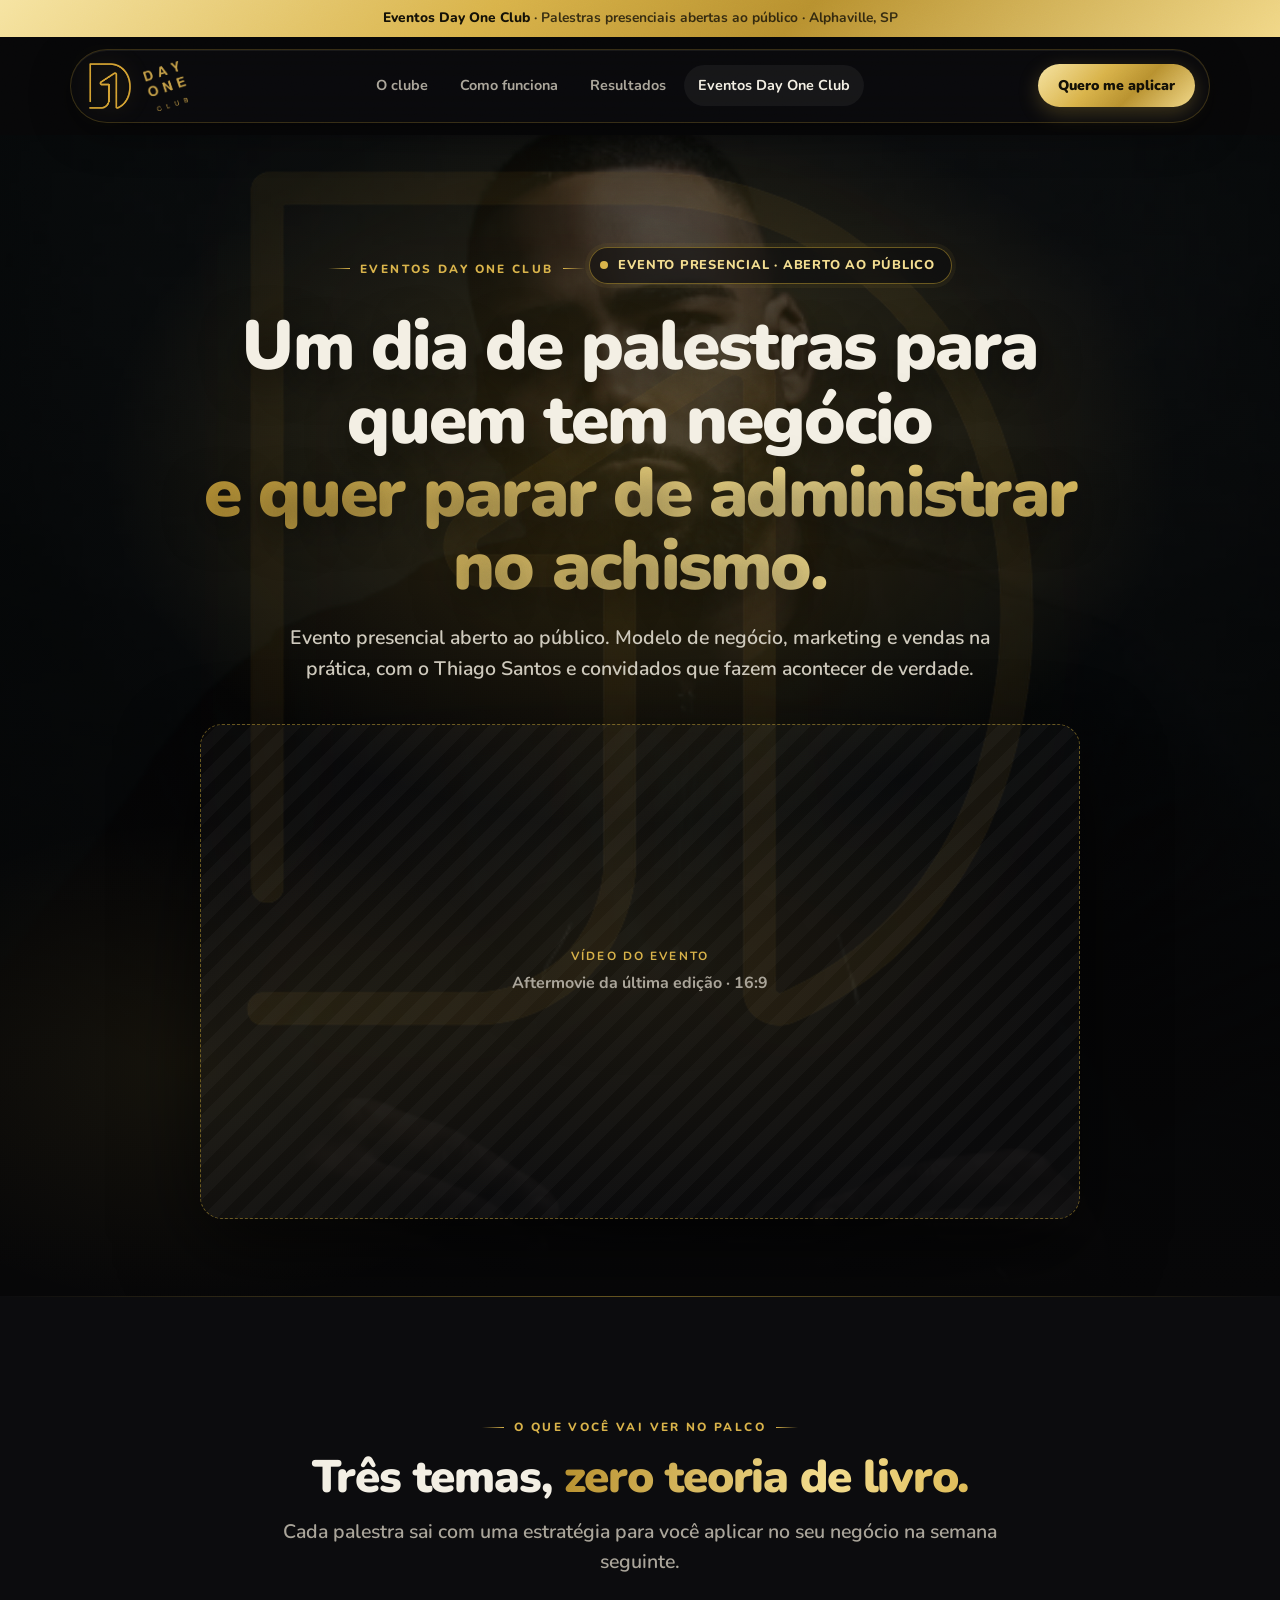
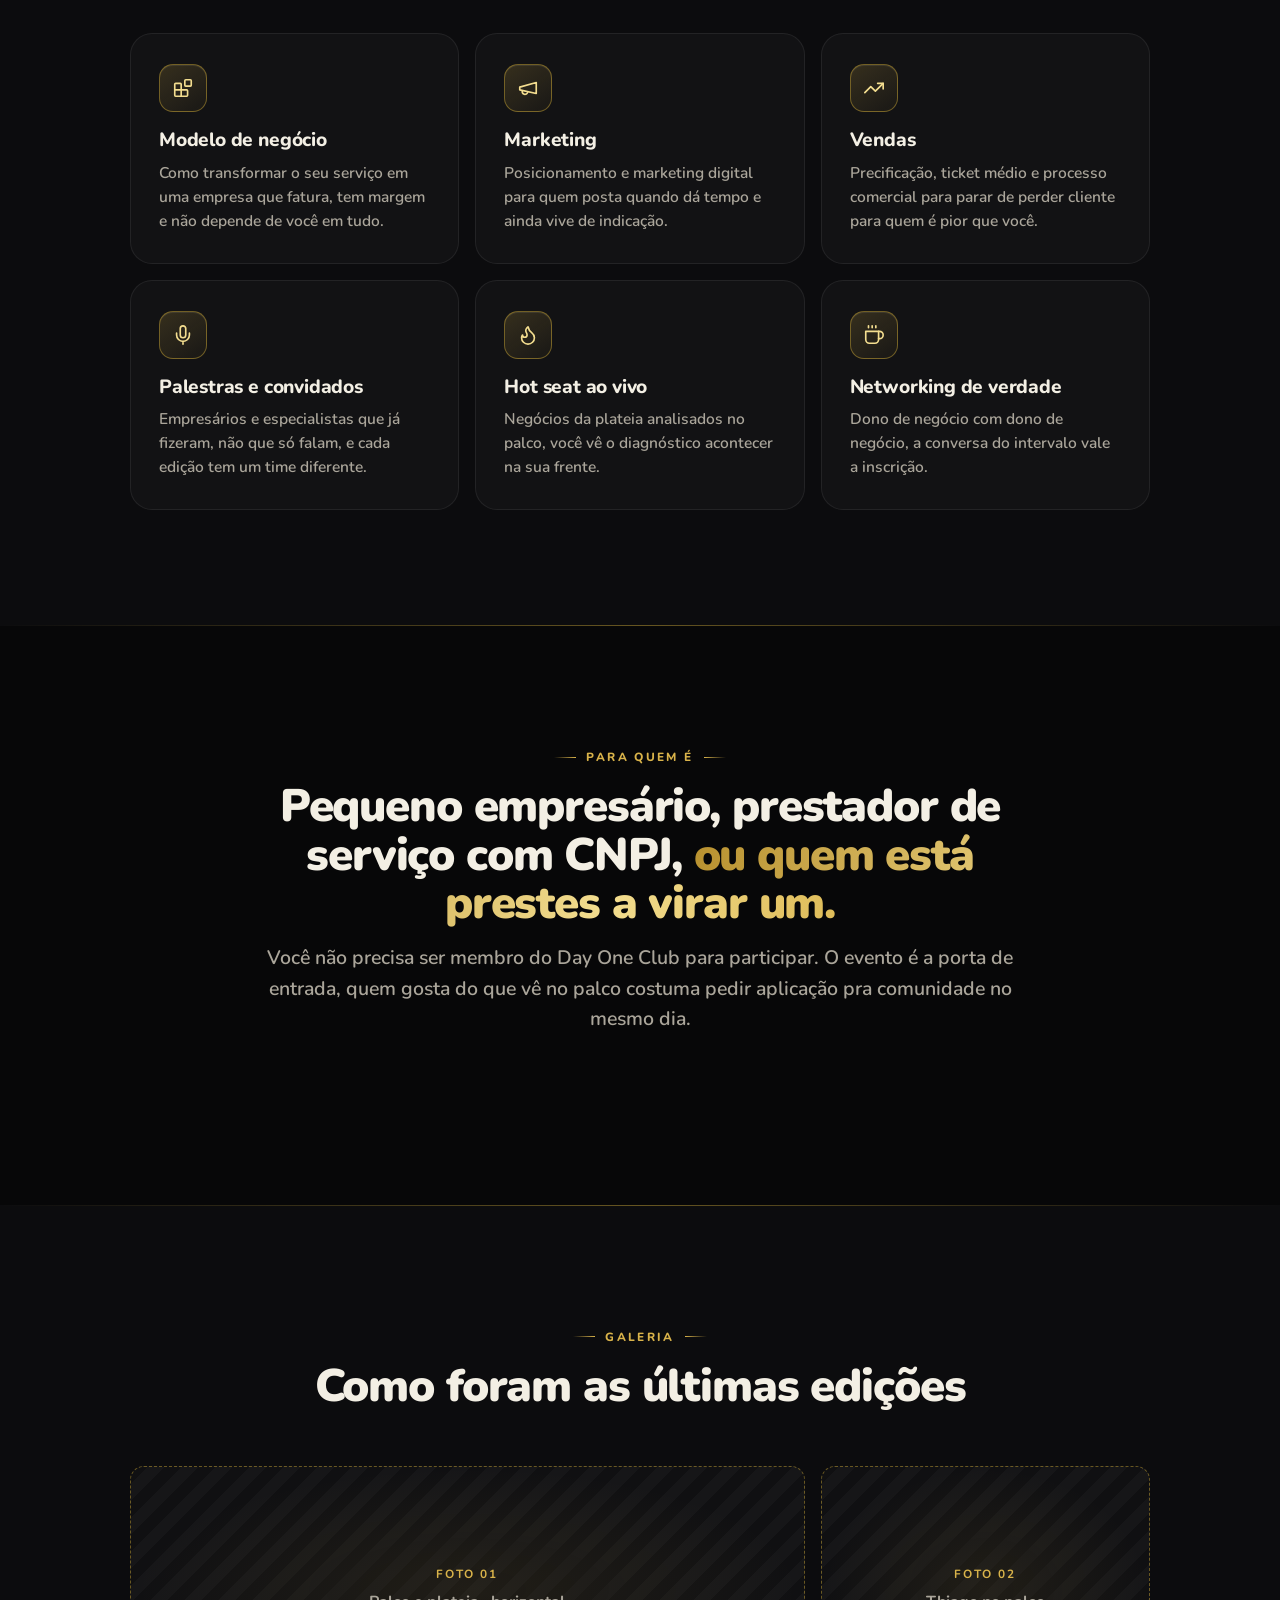
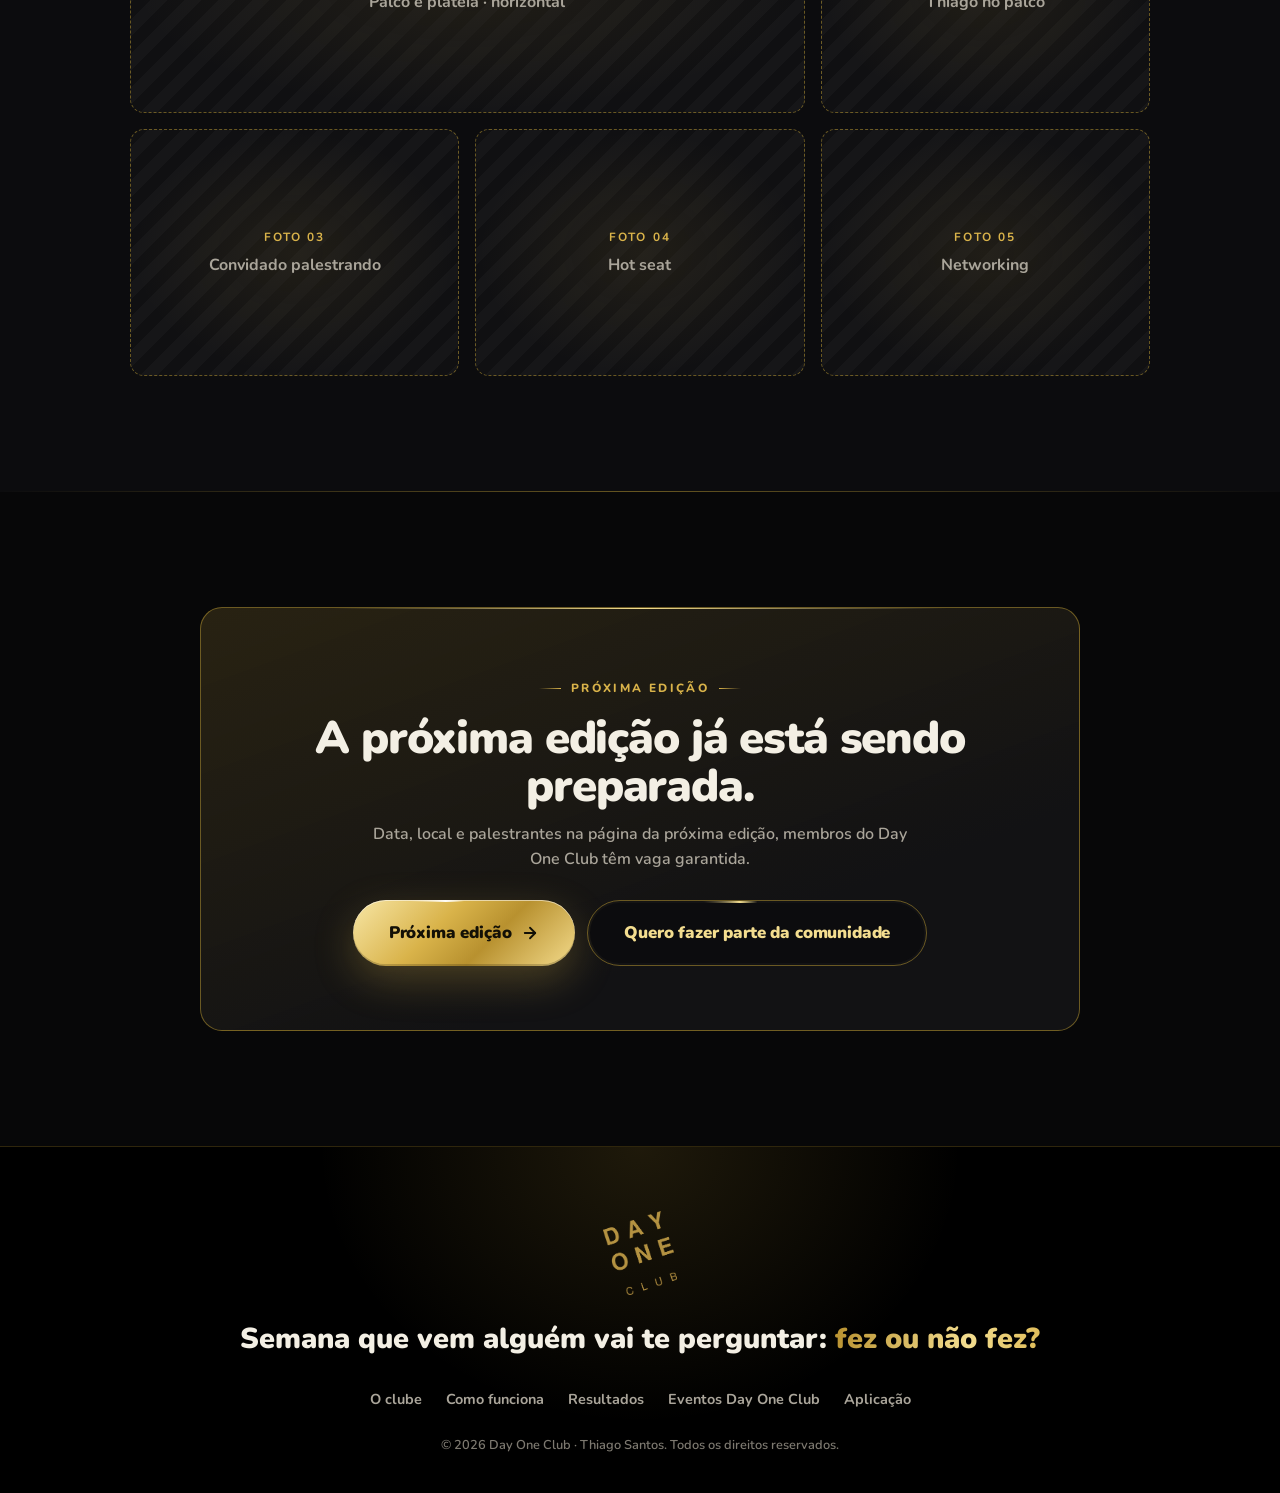
<file: eventos.html>
<!DOCTYPE html>
<html lang="pt-BR">
<head>
<meta charset="UTF-8">
<meta name="viewport" content="width=device-width, initial-scale=1.0">
<title>Eventos Day One Club</title>
<meta name="description" content="Eventos presenciais abertos ao público em Alphaville: palestras de modelo de negócio, marketing e vendas para pequenos empresários e prestadores de serviço.">
<link rel="preconnect" href="https://fonts.googleapis.com">
<link rel="preconnect" href="https://fonts.gstatic.com" crossorigin>
<link href="https://fonts.googleapis.com/css2?family=Nunito:wght@600;700;800;900&display=swap" rel="stylesheet">
<link rel="icon" type="image/png" href="assets/favicon.png">
<link rel="stylesheet" href="css/style.css">
</head>
<body>

<div class="topbar">
  Eventos Day One Club <span>· Palestras presenciais abertas ao público · Alphaville, SP</span>
</div>

<header class="nav">
  <div class="container">
    <a class="brand" href="index.html"><img class="brand-symbol" src="assets/logo-simbolo.png" alt=""><img class="brand-type" src="assets/logo-tipografia.png" alt="Day One Club"></a>
    <nav class="nav-links">
      <a href="index.html#clube">O clube</a>
      <a href="index.html#como-funciona">Como funciona</a>
      <a href="index.html#resultados">Resultados</a>
      <a href="eventos.html" class="active">Eventos Day One Club</a>
    </nav>
    <a class="nav-cta" href="index.html#aplicar">Quero me aplicar</a>
    <button class="burger" aria-label="Menu">☰</button>
  </div>
</header>

<!-- ================= HERO ================= -->
<section class="hero ev-hero">
  <div class="hero-bg"><img src="assets/thiago.png" alt=""></div>
  <img class="hero-watermark" src="assets/logo-simbolo.png" alt="" aria-hidden="true">
  <div class="container">
    <span class="eyebrow">Eventos Day One Club</span>
    <span class="hero-badge"><i></i>Evento presencial · Aberto ao público</span>
    <h1>Um dia de palestras para quem tem negócio<br><span class="red">e quer parar de administrar no achismo.</span></h1>
    <p class="lead">Evento presencial aberto ao público. Modelo de negócio, marketing e vendas na prática, com o Thiago Santos e convidados que fazem acontecer de verdade.</p>

    <div class="ev-video">
      <!-- TROCAR pelo vídeo do evento (embed ou <video>) -->
      <div class="placeholder video">
        <div><b>Vídeo do evento</b>Aftermovie da última edição · 16:9</div>
      </div>
    </div>
  </div>
</section>

<!-- ================= O QUE ACONTECE ================= -->
<section class="section bg-2">
  <div class="container">
    <div class="section-head">
      <span class="eyebrow">O que você vai ver no palco</span>
      <h2>Três temas, <span class="accent">zero teoria de livro.</span></h2>
      <p class="lead">Cada palestra sai com uma estratégia para você aplicar no seu negócio na semana seguinte.</p>
    </div>
    <div class="ev-grid">
      <div class="card"><div class="ic"><svg viewBox="0 0 24 24" aria-hidden="true"><rect width="7" height="7" x="14" y="3" rx="1"/><path d="M10 21V8a1 1 0 0 0-1-1H4a1 1 0 0 0-1 1v12a1 1 0 0 0 1 1h12a1 1 0 0 0 1-1v-5a1 1 0 0 0-1-1H3"/></svg></div><div><h3>Modelo de negócio</h3><p>Como transformar o seu serviço em uma empresa que fatura, tem margem e não depende de você em tudo.</p></div></div>
      <div class="card"><div class="ic"><svg viewBox="0 0 24 24" aria-hidden="true"><path d="m3 11 18-5v12L3 14v-3z"/><path d="M11.6 16.8a3 3 0 1 1-5.8-1.6"/></svg></div><div><h3>Marketing</h3><p>Posicionamento e marketing digital para quem posta quando dá tempo e ainda vive de indicação.</p></div></div>
      <div class="card"><div class="ic"><svg viewBox="0 0 24 24" aria-hidden="true"><path d="m22 7-8.5 8.5-5-5L2 17"/><path d="M16 7h6v6"/></svg></div><div><h3>Vendas</h3><p>Precificação, ticket médio e processo comercial para parar de perder cliente para quem é pior que você.</p></div></div>
      <div class="card"><div class="ic"><svg viewBox="0 0 24 24" aria-hidden="true"><path d="M12 2a3 3 0 0 0-3 3v7a3 3 0 0 0 6 0V5a3 3 0 0 0-3-3Z"/><path d="M19 10v2a7 7 0 0 1-14 0v-2M12 19v3"/></svg></div><div><h3>Palestras e convidados</h3><p>Empresários e especialistas que já fizeram, não que só falam, e cada edição tem um time diferente.</p></div></div>
      <div class="card"><div class="ic"><svg viewBox="0 0 24 24" aria-hidden="true"><path d="M8.5 14.5A2.5 2.5 0 0 0 11 12c0-1.38-.5-2-1-3-1.072-2.143-.224-4.054 2-6 .5 2.5 2 4.9 4 6.5 2 1.6 3 3.5 3 5.5a7 7 0 1 1-14 0c0-1.153.433-2.294 1-3a2.5 2.5 0 0 0 2.5 2.5z"/></svg></div><div><h3>Hot seat ao vivo</h3><p>Negócios da plateia analisados no palco, você vê o diagnóstico acontecer na sua frente.</p></div></div>
      <div class="card"><div class="ic"><svg viewBox="0 0 24 24" aria-hidden="true"><path d="M17 8h1a4 4 0 1 1 0 8h-1"/><path d="M3 8h14v9a4 4 0 0 1-4 4H7a4 4 0 0 1-4-4Z"/><path d="M6 2v2M10 2v2M14 2v2"/></svg></div><div><h3>Networking de verdade</h3><p>Dono de negócio com dono de negócio, a conversa do intervalo vale a inscrição.</p></div></div>
    </div>
  </div>
</section>

<!-- ================= PRA QUEM É ================= -->
<section class="section">
  <div class="container">
    <div class="section-head">
      <span class="eyebrow">Para quem é</span>
      <h2>Pequeno empresário, prestador de serviço com CNPJ, <span class="accent">ou quem está prestes a virar um.</span></h2>
      <p class="lead">Você não precisa ser membro do Day One Club para participar. O evento é a porta de entrada, quem gosta do que vê no palco costuma pedir aplicação pra comunidade no mesmo dia.</p>
    </div>
  </div>
</section>

<!-- ================= GALERIA ================= -->
<section class="section bg-2">
  <div class="container">
    <div class="section-head">
      <span class="eyebrow">Galeria</span>
      <h2>Como foram as últimas edições</h2>
    </div>
    <!-- TROCAR cada placeholder por <img src="assets/eventos/..."> -->
    <div class="gallery">
      <div class="placeholder"><div><b>Foto 01</b>Palco e plateia · horizontal</div></div>
      <div class="placeholder"><div><b>Foto 02</b>Thiago no palco</div></div>
      <div class="placeholder"><div><b>Foto 03</b>Convidado palestrando</div></div>
      <div class="placeholder"><div><b>Foto 04</b>Hot seat</div></div>
      <div class="placeholder"><div><b>Foto 05</b>Networking</div></div>
    </div>
  </div>
</section>

<!-- ================= PRÓXIMA EDIÇÃO ================= -->
<section class="section">
  <div class="container">
    <div class="next">
      <span class="eyebrow">Próxima edição</span>
      <h2>A próxima edição já está sendo preparada.</h2>
      <p>Data, local e palestrantes na página da próxima edição, membros do Day One Club têm vaga garantida.</p>
      <div class="btn-row">
        <a class="btn" href="proxima-edicao.html">Próxima edição <svg viewBox="0 0 24 24" fill="none" stroke="currentColor" stroke-width="2.4" stroke-linecap="round" stroke-linejoin="round" aria-hidden="true"><path d="M5 12h14"/><path d="m12 5 7 7-7 7"/></svg></a>
        <a class="btn ghost" href="index.html#aplicar">Quero fazer parte da comunidade</a>
      </div>
    </div>
  </div>
</section>

<footer class="footer">
  <div class="container">
    <img class="footer-logo" src="assets/logo-tipografia.png" alt="Day One Club">
    <p class="bordao">Semana que vem alguém vai te perguntar: <em>fez ou não fez?</em></p>
    <nav>
      <a href="index.html#clube">O clube</a>
      <a href="index.html#como-funciona">Como funciona</a>
      <a href="index.html#resultados">Resultados</a>
      <a href="eventos.html">Eventos Day One Club</a>
      <a href="index.html#aplicar">Aplicação</a>
    </nav>
    <small>© 2026 Day One Club · Thiago Santos. Todos os direitos reservados.</small>
  </div>
</footer>

<script src="js/main.js"></script>
</body>
</html>
</file>
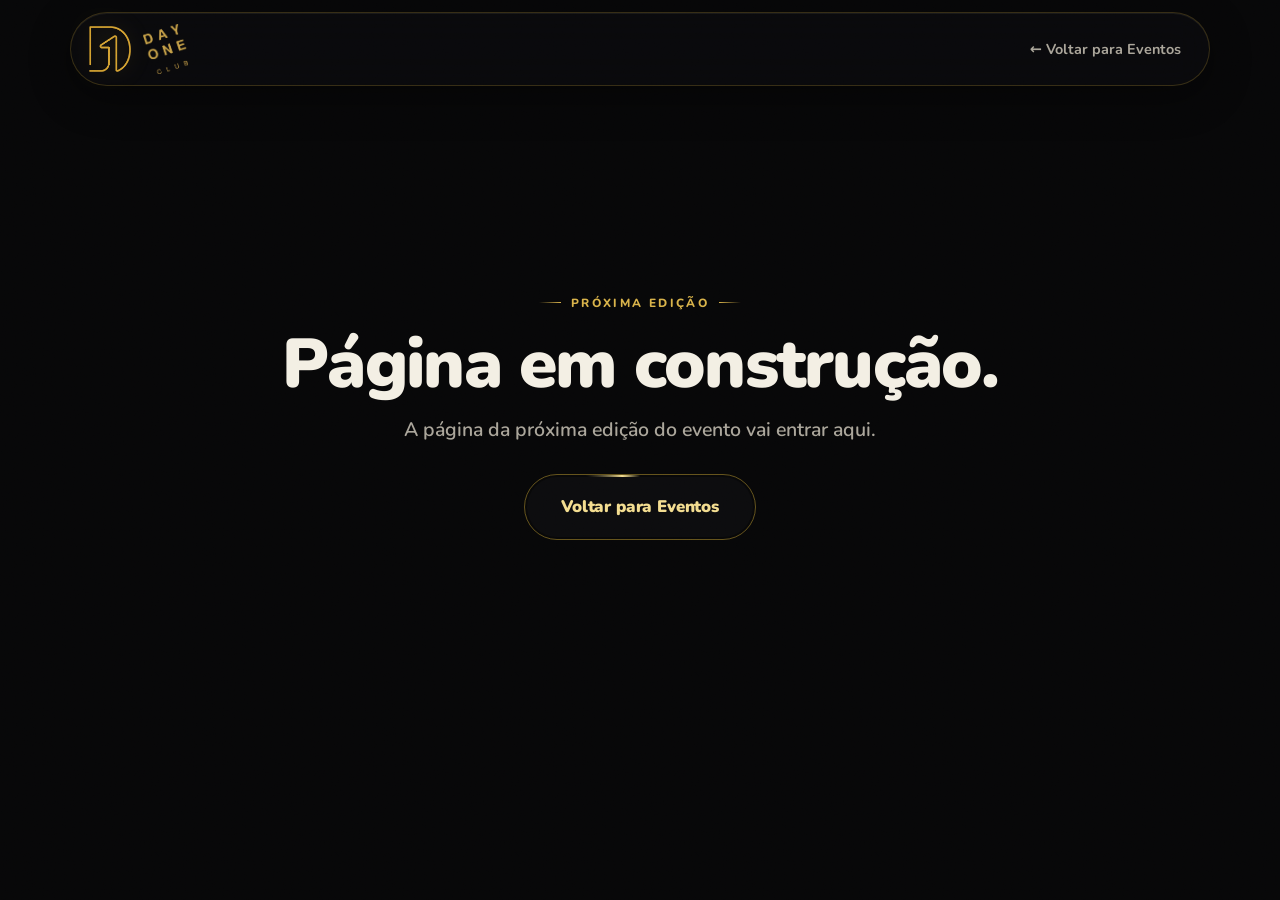
<file: proxima-edicao.html>
<!DOCTYPE html>
<html lang="pt-BR">
<head>
<meta charset="UTF-8">
<meta name="viewport" content="width=device-width, initial-scale=1.0">
<title>Próxima edição · Day One Club</title>
<link href="https://fonts.googleapis.com/css2?family=Nunito:wght@600;700;800;900&display=swap" rel="stylesheet">
<link rel="icon" type="image/png" href="assets/favicon.png">
<link rel="stylesheet" href="css/style.css">
</head>
<body>
<header class="nav">
  <div class="container">
    <a class="brand" href="index.html"><img class="brand-symbol" src="assets/logo-simbolo.png" alt=""><img class="brand-type" src="assets/logo-tipografia.png" alt="Day One Club"></a>
    <nav class="nav-links"><a href="eventos.html">← Voltar para Eventos</a></nav>
  </div>
</header>
<section class="section" style="min-height:70vh;display:grid;place-items:center;text-align:center">
  <div class="narrow">
    <span class="eyebrow">Próxima edição</span>
    <h1>Página em construção.</h1>
    <p class="lead" style="margin-top:14px">A página da próxima edição do evento vai entrar aqui.</p>
    <p style="margin-top:28px"><a class="btn ghost" href="eventos.html">Voltar para Eventos</a></p>
  </div>
</section>
</body>
</html>
</file>
<file: css/style.css>
/* ============================================================
   DAY ONE CLUB · site de captura · estética premium preto & ouro
   Fonte: Nunito (arredondada). Técnicas adaptadas de componentes
   da 21st.dev (spotlight card, shimmer button, marquee, bento,
   number ticker, gradient shimmer text) para HTML/CSS/JS puro.
   ============================================================ */
:root{
  --bg:#070708;
  --bg-2:#0c0c0e;
  --bg-3:#121214;
  --bg-4:#18181b;
  --line:rgba(255,255,255,.07);
  --line-gold:rgba(212,175,55,.22);
  --line-gold-2:rgba(212,175,55,.45);
  --text:#f3efe4;
  --muted:#aaa59a;
  --muted-2:#7d7970;
  --gold:#d9b34a;
  --gold-light:#f3dd8f;
  --gold-deep:#a8842a;
  --gold-2:#c9a84c;
  --red:#d9b34a;
  --red-2:#c9a84c;
  --ink:#131006;
  --gold-grad:linear-gradient(135deg,#f6e4a2 0%,#d9b34a 38%,#b8912f 62%,#f1d888 100%);
  --gold-grad-h:linear-gradient(135deg,#fff0bd 0%,#e6c35c 38%,#c49a35 62%,#f8e5a0 100%);
  --gold-text:linear-gradient(100deg,#b8912f 0%,#f3dd8f 30%,#d9b34a 50%,#f6e4a2 72%,#b8912f 100%);
  --radius:22px;
  --radius-sm:14px;
  --shadow:0 30px 80px rgba(0,0,0,.6);
  --font:'Nunito', ui-rounded, 'Segoe UI', system-ui, sans-serif;
  --ease:cubic-bezier(.22,1,.36,1);
}
*{box-sizing:border-box;margin:0;padding:0}
html{scroll-behavior:smooth}
body{
  font-family:var(--font);
  background:var(--bg);
  color:var(--text);
  line-height:1.55;
  -webkit-font-smoothing:antialiased;
  overflow-x:hidden;
}
/* grão fino por cima de tudo */
body::after{
  content:"";position:fixed;inset:0;z-index:999;pointer-events:none;opacity:.06;
  background-image:url("data:image/svg+xml,%3Csvg xmlns='http://www.w3.org/2000/svg' width='180' height='180'%3E%3Cfilter id='n'%3E%3CfeTurbulence type='fractalNoise' baseFrequency='.9' numOctaves='3' stitchTiles='stitch'/%3E%3C/filter%3E%3Crect width='100%25' height='100%25' filter='url(%23n)'/%3E%3C/svg%3E");
  mix-blend-mode:overlay
}
img,video,svg{max-width:100%;display:block}
a{color:inherit;text-decoration:none}
ul{list-style:none}
.container{width:min(1140px,calc(100% - 32px));margin:0 auto}
.narrow{width:min(760px,calc(100% - 32px));margin:0 auto}
::selection{background:rgba(217,179,74,.35);color:#fff}

/* ---------- Tipografia ---------- */
h1,h2,h3{font-weight:900;letter-spacing:-.025em;line-height:1.06}
h1{font-size:clamp(2.2rem,5.4vw,4.4rem)}
h2{font-size:clamp(1.75rem,3.7vw,2.85rem)}
h3{font-size:1.2rem;font-weight:800;letter-spacing:-.01em}
.lead{font-size:clamp(1.05rem,1.6vw,1.22rem);color:var(--muted);font-weight:600}
.eyebrow{
  display:inline-flex;align-items:center;gap:10px;font-size:.74rem;font-weight:800;letter-spacing:.2em;
  text-transform:uppercase;color:var(--gold);margin-bottom:16px
}
.eyebrow::before,.eyebrow::after{content:"";width:22px;height:1px;background:linear-gradient(90deg,transparent,var(--gold))}
.eyebrow::after{background:linear-gradient(90deg,var(--gold),transparent)}
.accent,.red{
  background:var(--gold-text);background-size:220% 100%;
  -webkit-background-clip:text;background-clip:text;color:transparent;
  animation:sheen 7s linear infinite
}
@keyframes sheen{0%{background-position:0% 50%}100%{background-position:220% 50%}}
.section{padding:clamp(72px,9vw,120px) 0;position:relative}
.section-head{max-width:780px;margin:0 auto 56px;text-align:center}
.section-head p{margin-top:16px}
.bg-2{background:var(--bg-2)}
.bg-3{background:var(--bg-3)}

/* ornamento de divisão entre seções */
.section.bg-2::before,.section.bg-2::after{
  content:"";position:absolute;left:0;right:0;height:1px;
  background:linear-gradient(90deg,transparent 0%,var(--line-gold-2) 50%,transparent 100%)
}
.section.bg-2::before{top:0}
.section.bg-2::after{bottom:0}

/* ---------- Reveal em cascata ---------- */
.rv{opacity:0;transform:translateY(22px);transition:opacity .9s var(--ease),transform .9s var(--ease)}
.rv.in{opacity:1;transform:none}
.rv-d1{transition-delay:.08s}.rv-d2{transition-delay:.16s}.rv-d3{transition-delay:.24s}.rv-d4{transition-delay:.32s}
.rv-d5{transition-delay:.4s}.rv-d6{transition-delay:.48s}.rv-d7{transition-delay:.56s}.rv-d8{transition-delay:.64s}
@media (prefers-reduced-motion:reduce){.rv{opacity:1;transform:none;transition:none}.accent,.red{animation:none}}

/* ---------- Topbar ---------- */
.topbar{
  background:var(--gold-grad);color:var(--ink);text-align:center;
  font-weight:800;font-size:.86rem;padding:9px 16px;line-height:1.35;position:relative;z-index:60
}
.topbar span{font-weight:700;opacity:.8}

/* ---------- Nav (vidro flutuante) ---------- */
.nav{position:sticky;top:0;z-index:50;padding:12px 0;pointer-events:none}
.nav .container{
  pointer-events:auto;
  display:flex;align-items:center;justify-content:space-between;height:74px;gap:16px;
  padding:0 14px 0 18px;border-radius:999px;
  background:rgba(12,12,14,.72);backdrop-filter:blur(18px) saturate(1.3);-webkit-backdrop-filter:blur(18px) saturate(1.3);
  border:1px solid var(--line-gold);
  box-shadow:0 10px 40px rgba(0,0,0,.45),inset 0 1px 0 rgba(255,255,255,.06)
}
.brand{display:flex;align-items:center;gap:12px}
.brand-symbol{height:46px;width:auto;filter:drop-shadow(0 0 10px rgba(217,179,74,.25))}
.brand-type{height:50px;width:auto}
.footer-logo{height:84px;width:auto;margin:0 auto 22px;opacity:.9}
.nav-links{display:flex;gap:4px;font-weight:700;font-size:.9rem;color:var(--muted)}
.nav-links a{padding:9px 14px;border-radius:999px;transition:color .2s,background .2s}
.nav-links a:hover,.nav-links a.active{color:var(--text);background:rgba(255,255,255,.05)}
.nav-cta{
  position:relative;background:var(--gold-grad);color:var(--ink);font-weight:900;padding:11px 20px;border-radius:999px;font-size:.88rem;
  transition:transform .2s var(--ease),box-shadow .2s;box-shadow:0 6px 20px rgba(217,179,74,.25)
}
.nav-cta:hover{transform:translateY(-1px);box-shadow:0 10px 28px rgba(217,179,74,.4)}
.burger{display:none;background:none;border:0;color:var(--text);font-size:1.6rem;cursor:pointer;padding:6px 10px}

/* ---------- Botões (shimmer no perímetro) ---------- */
.btn{
  position:relative;isolation:isolate;overflow:hidden;
  display:inline-flex;align-items:center;justify-content:center;gap:10px;
  background:var(--gold-grad);color:var(--ink);font-weight:900;font-size:1.05rem;
  padding:19px 36px;border-radius:999px;border:0;cursor:pointer;
  box-shadow:0 14px 40px rgba(217,179,74,.28),inset 0 1px 0 rgba(255,255,255,.55),inset 0 -2px 0 rgba(0,0,0,.18);
  transition:transform .25s var(--ease),box-shadow .25s;
  font-family:var(--font);letter-spacing:-.01em
}
.btn::before{ /* faísca que percorre a borda */
  content:"";position:absolute;inset:-150%;z-index:-2;
  background:conic-gradient(from 0deg,transparent 0 300deg,rgba(255,255,255,.95) 330deg,transparent 360deg);
  animation:spin 3.2s linear infinite
}
.btn::after{ /* miolo que esconde a faísca, deixando só a borda */
  content:"";position:absolute;inset:2px;z-index:-1;border-radius:inherit;background:var(--gold-grad)
}
@keyframes spin{to{transform:rotate(360deg)}}
.btn:hover{transform:translateY(-2px);box-shadow:0 20px 50px rgba(217,179,74,.42),inset 0 1px 0 rgba(255,255,255,.65)}
.btn:hover::after{background:var(--gold-grad-h)}
.btn:active{transform:translateY(0)}
.btn.gold{background:var(--gold-grad)}
.btn.ghost{background:transparent;border:1px solid var(--line-gold-2);box-shadow:none;color:var(--gold-light)}
.btn.ghost::before{background:conic-gradient(from 0deg,transparent 0 300deg,var(--gold-light) 330deg,transparent 360deg)}
.btn.ghost::after{background:var(--bg-2)}
.btn.ghost:hover{color:#fff;box-shadow:0 0 0 1px var(--line-gold-2),0 14px 40px rgba(217,179,74,.15)}
.btn.ghost:hover::after{background:var(--bg-3)}
.btn-note{display:block;margin-top:14px;font-size:.85rem;color:var(--muted);font-weight:600}
.btn svg{width:18px;height:18px}

/* ---------- Hero ---------- */
.hero{position:relative;overflow:hidden;padding:clamp(64px,9vw,112px) 0 0;text-align:center}
.hero-bg{position:absolute;inset:0;z-index:0}
.hero-bg img{
  width:100%;height:100%;object-fit:cover;object-position:center 20%;
  filter:saturate(.55) brightness(.5) contrast(1.05);transform:scale(1.06)
}
.hero-bg::before{ /* grade fina */
  content:"";position:absolute;inset:0;opacity:.35;
  background-image:linear-gradient(rgba(217,179,74,.08) 1px,transparent 1px),linear-gradient(90deg,rgba(217,179,74,.08) 1px,transparent 1px);
  background-size:72px 72px;
  mask-image:radial-gradient(ellipse at 50% 35%,#000 20%,transparent 70%);-webkit-mask-image:radial-gradient(ellipse at 50% 35%,#000 20%,transparent 70%)
}
.hero-bg::after{
  content:"";position:absolute;inset:0;
  background:
    radial-gradient(ellipse 60% 45% at 50% 28%,rgba(217,179,74,.22),transparent 70%),
    radial-gradient(ellipse 40% 30% at 15% 80%,rgba(217,179,74,.08),transparent 70%),
    linear-gradient(180deg,rgba(7,7,8,.35) 0%,rgba(7,7,8,.55) 50%,var(--bg) 100%)
}
.hero-watermark{
  position:absolute;left:50%;top:40%;transform:translate(-50%,-50%);
  width:clamp(420px,62vw,900px);height:auto;opacity:.07;
  z-index:0;pointer-events:none;user-select:none;
  filter:drop-shadow(0 0 60px rgba(217,179,74,.5))
}
.hero .container{position:relative;z-index:1}
.hero-badge{
  display:inline-flex;align-items:center;gap:10px;margin-bottom:26px;
  padding:8px 16px 8px 10px;border-radius:999px;font-size:.8rem;font-weight:800;letter-spacing:.06em;text-transform:uppercase;
  background:rgba(12,12,14,.6);border:1px solid var(--line-gold-2);color:var(--gold-light);
  backdrop-filter:blur(10px);box-shadow:0 0 0 4px rgba(217,179,74,.06)
}
.hero-badge i{width:8px;height:8px;border-radius:50%;background:var(--gold);box-shadow:0 0 0 0 rgba(217,179,74,.6);animation:pulse 2.2s infinite}
@keyframes pulse{0%{box-shadow:0 0 0 0 rgba(217,179,74,.55)}70%{box-shadow:0 0 0 9px rgba(217,179,74,0)}100%{box-shadow:0 0 0 0 rgba(217,179,74,0)}}
.hero h1{max-width:960px;margin:0 auto 20px;text-shadow:0 10px 40px rgba(0,0,0,.6)}
.hero h1 .red{position:relative;display:inline-block}
.hero .lead{max-width:740px;margin:0 auto 38px;color:#cfcabd}

.vsl{
  position:relative;max-width:880px;margin:0 auto;aspect-ratio:16/9;
  border-radius:var(--radius);overflow:hidden;background:#000;
  box-shadow:var(--shadow),0 0 0 1px var(--line-gold-2),0 0 80px rgba(217,179,74,.12)
}
.vsl::before{ /* moldura dourada fina */
  content:"";position:absolute;inset:0;z-index:3;border-radius:inherit;pointer-events:none;
  padding:1px;background:linear-gradient(135deg,rgba(243,221,143,.9),rgba(217,179,74,.15) 40%,rgba(217,179,74,.15) 60%,rgba(243,221,143,.7));
  -webkit-mask:linear-gradient(#000 0 0) content-box,linear-gradient(#000 0 0);-webkit-mask-composite:xor;mask-composite:exclude
}
.vsl-tag{
  position:absolute;top:0;left:0;right:0;z-index:2;
  background:var(--gold-grad);color:var(--ink);font-weight:800;font-size:.84rem;
  padding:9px 16px;display:flex;justify-content:space-between;gap:12px;letter-spacing:.02em
}
.vsl img{width:100%;height:100%;object-fit:cover;object-position:center 15%;filter:brightness(.7) saturate(.8)}
.vsl .play{
  position:absolute;inset:0;margin:auto;width:96px;height:96px;border-radius:50%;
  background:rgba(7,7,8,.45);backdrop-filter:blur(8px);border:1px solid rgba(243,221,143,.7);
  display:grid;place-items:center;cursor:pointer;transition:transform .3s var(--ease),background .3s,box-shadow .3s;
  box-shadow:0 0 0 10px rgba(217,179,74,.08),0 0 60px rgba(217,179,74,.25)
}
.vsl .play::after{
  content:"";border-left:28px solid var(--gold-light);border-top:17px solid transparent;border-bottom:17px solid transparent;margin-left:6px;transition:border-color .3s
}
.vsl:hover .play{transform:scale(1.08);background:var(--gold-grad);box-shadow:0 0 0 14px rgba(217,179,74,.12),0 0 80px rgba(217,179,74,.4)}
.vsl:hover .play::after{border-left-color:var(--ink)}
.vsl .caption{
  position:absolute;left:0;right:0;bottom:0;padding:26px 20px 20px;
  background:linear-gradient(0deg,rgba(0,0,0,.9),transparent);
  font-weight:900;font-size:clamp(1rem,2.2vw,1.5rem);text-transform:uppercase;letter-spacing:.03em
}
.hero-cta{margin:38px 0 0}

.stats{position:relative;z-index:1;margin-top:clamp(44px,6vw,72px);background:#000;border-top:1px solid var(--line-gold)}
.stats::before{content:"";position:absolute;left:0;right:0;top:0;height:1px;background:linear-gradient(90deg,transparent,var(--gold-light),transparent);opacity:.6}
.stats .container{display:grid;grid-template-columns:repeat(4,1fr);gap:0;padding:36px 0}
.stat{text-align:center;padding:12px 10px;border-left:1px solid var(--line)}
.stat:first-child{border-left:0}
.stat b{display:block;font-size:clamp(2.2rem,4.2vw,3.3rem);font-weight:900;line-height:1;
  background:var(--gold-text);background-size:220% 100%;-webkit-background-clip:text;background-clip:text;color:transparent}
.stat span{display:block;font-size:.74rem;font-weight:800;letter-spacing:.14em;text-transform:uppercase;color:var(--muted);margin-top:10px}

/* ---------- Marquee ---------- */
.marquee{
  overflow:hidden;position:relative;background:var(--bg);border-bottom:1px solid var(--line);
  padding:16px 0;
  mask-image:linear-gradient(90deg,transparent,#000 10%,#000 90%,transparent);-webkit-mask-image:linear-gradient(90deg,transparent,#000 10%,#000 90%,transparent)
}
.marquee-track{display:flex;width:max-content;gap:0;animation:marquee 38s linear infinite}
.marquee:hover .marquee-track{animation-play-state:paused}
.marquee-track span{
  display:inline-flex;align-items:center;gap:22px;padding:0 22px;white-space:nowrap;
  font-size:.86rem;font-weight:800;letter-spacing:.16em;text-transform:uppercase;color:var(--muted)
}
.marquee-track span::after{content:"";width:6px;height:6px;transform:rotate(45deg);background:var(--gold);opacity:.8}
.marquee-track span.hl{color:var(--gold-light)}
@keyframes marquee{to{transform:translateX(-50%)}}

/* ---------- Espelho ---------- */
.mirror{display:grid;grid-template-columns:repeat(2,1fr);gap:14px;max-width:980px;margin:0 auto}
.mirror li{
  position:relative;display:flex;gap:14px;align-items:flex-start;
  background:var(--bg-3);border:1px solid var(--line);border-radius:var(--radius-sm);
  padding:19px 22px;font-weight:600;cursor:pointer;transition:border-color .25s,background .25s,transform .25s var(--ease)
}
.mirror li:hover{border-color:var(--line-gold);transform:translateY(-2px)}
.mirror li .tick{
  flex:none;width:26px;height:26px;border-radius:50%;border:1.5px solid var(--gold);
  display:grid;place-items:center;font-size:.8rem;font-weight:900;color:transparent;margin-top:2px;
  transition:background .25s,color .25s,box-shadow .25s
}
.mirror li.on{border-color:var(--line-gold-2);background:linear-gradient(135deg,rgba(217,179,74,.12),rgba(217,179,74,.03))}
.mirror li.on .tick{background:var(--gold-grad);color:var(--ink);box-shadow:0 0 18px rgba(217,179,74,.5)}
.mirror-foot{text-align:center;margin-top:40px}
.mirror-foot .count{font-size:1.15rem;font-weight:800;color:var(--gold-light);min-height:1.6em}
.mirror-foot p{max-width:640px;margin:14px auto 0;color:var(--muted);font-weight:600}
.mirror-foot p strong{color:var(--text)}

/* ---------- Cards (spotlight + bento) ---------- */
.grid-3{display:grid;grid-template-columns:repeat(6,1fr);gap:16px}
.card{
  position:relative;overflow:hidden;
  background:var(--bg-3);border:1px solid var(--line);border-radius:var(--radius);
  padding:30px 28px;grid-column:span 2;
  transition:border-color .3s,transform .3s var(--ease),box-shadow .3s
}
.card::before{ /* spotlight que segue o mouse */
  content:"";position:absolute;inset:0;pointer-events:none;opacity:0;transition:opacity .5s;
  background:radial-gradient(420px circle at var(--mx,50%) var(--my,50%),rgba(217,179,74,.16),transparent 55%)
}
.card::after{ /* borda que acende perto do mouse */
  content:"";position:absolute;inset:0;border-radius:inherit;pointer-events:none;opacity:0;transition:opacity .5s;padding:1px;
  background:radial-gradient(300px circle at var(--mx,50%) var(--my,50%),rgba(243,221,143,.9),transparent 60%);
  -webkit-mask:linear-gradient(#000 0 0) content-box,linear-gradient(#000 0 0);-webkit-mask-composite:xor;mask-composite:exclude
}
.card:hover{transform:translateY(-3px);border-color:var(--line-gold);box-shadow:0 20px 50px rgba(0,0,0,.4)}
.card:hover::before,.card:hover::after{opacity:1}
.card>*{position:relative;z-index:1}
.card .ic{
  width:48px;height:48px;border-radius:14px;display:grid;place-items:center;margin-bottom:18px;
  background:linear-gradient(145deg,rgba(217,179,74,.18),rgba(217,179,74,.04));border:1px solid var(--line-gold-2);
  box-shadow:inset 0 1px 0 rgba(255,255,255,.08)
}
.card .ic svg{width:22px;height:22px;stroke:var(--gold-light);fill:none;stroke-width:1.8;stroke-linecap:round;stroke-linejoin:round}
.card .num{font-size:.72rem;font-weight:900;letter-spacing:.18em;color:var(--gold);margin-bottom:12px}
.card h3{margin-bottom:10px}
.card p{color:var(--muted);font-weight:600;font-size:.97rem}
.card.featured{
  grid-column:span 3;
  border-color:var(--line-gold-2);
  background:linear-gradient(160deg,rgba(217,179,74,.13),var(--bg-3) 55%)
}
.card.wide{grid-column:span 6}
.card.half{grid-column:span 4}
.pillars{display:flex;flex-wrap:wrap;gap:10px;margin-top:16px}
.pillars span{
  background:rgba(255,255,255,.04);border:1px solid var(--line);border-radius:999px;
  padding:8px 15px;font-size:.85rem;font-weight:700;transition:border-color .2s,color .2s
}
.pillars span:hover{border-color:var(--line-gold-2);color:var(--gold-light)}
.exp-list{margin-top:14px;display:grid;grid-template-columns:1fr 1fr;gap:10px 28px}
.exp-list li{display:flex;gap:12px;font-weight:700;align-items:flex-start}
.exp-list li::before{content:"";flex:none;width:8px;height:8px;margin-top:8px;transform:rotate(45deg);background:var(--gold-grad)}
.closer{text-align:center;max-width:760px;margin:56px auto 0;font-size:1.3rem;font-weight:800;line-height:1.4}
.closer em{font-style:normal;background:var(--gold-text);background-size:220% 100%;-webkit-background-clip:text;background-clip:text;color:transparent;animation:sheen 7s linear infinite}

/* ---------- Prova (grade de vídeos) ---------- */
.proof{display:grid;grid-template-columns:repeat(3,1fr);gap:20px;max-width:1000px;margin:0 auto}
.proof-card{
  position:relative;background:#000;border:1px solid var(--line-gold);border-radius:var(--radius);overflow:hidden;
  box-shadow:var(--shadow);transition:transform .35s var(--ease),box-shadow .35s,border-color .35s
}
.proof-card:hover{transform:translateY(-6px);border-color:var(--line-gold-2);box-shadow:var(--shadow),0 0 60px rgba(217,179,74,.15)}
.proof-card .media{position:relative;aspect-ratio:9/16;background:#000}
.proof-card video{width:100%;height:100%;object-fit:cover;transition:transform .6s var(--ease)}
.proof-card:hover video{transform:scale(1.03)}
.proof-card .media::after{content:"";position:absolute;inset:0;background:linear-gradient(0deg,rgba(0,0,0,.75),transparent 45%);pointer-events:none}
.proof-card .media .play{
  position:absolute;inset:0;margin:auto;width:68px;height:68px;border-radius:50%;z-index:2;
  background:var(--gold-grad);display:grid;place-items:center;cursor:pointer;pointer-events:none;
  box-shadow:0 0 0 8px rgba(217,179,74,.12),0 10px 30px rgba(0,0,0,.5)
}
.proof-card .media .play::after{content:"";border-left:20px solid var(--ink);border-top:12px solid transparent;border-bottom:12px solid transparent;margin-left:4px}
.proof-card.playing .media .play{display:none}
.proof-card.playing .media::after{opacity:0}
.proof-card .tagline{position:absolute;left:14px;top:14px;z-index:2;font-size:.68rem;font-weight:900;letter-spacing:.16em;text-transform:uppercase;color:var(--gold-light);background:rgba(7,7,8,.6);border:1px solid var(--line-gold-2);padding:6px 10px;border-radius:999px;backdrop-filter:blur(8px)}
.proof-card .body{padding:20px 20px 22px;background:linear-gradient(180deg,#0b0b0c,#000)}
.proof-card b{display:block;font-size:1.08rem;font-weight:900;line-height:1.25}
.proof-card p{color:var(--muted);font-size:.9rem;font-weight:600;margin-top:8px}
.proof-foot{text-align:center;margin-top:44px}
.proof-foot .media-line{display:inline-flex;align-items:center;gap:18px;flex-wrap:wrap;justify-content:center;font-weight:800;letter-spacing:.14em;text-transform:uppercase;font-size:.78rem;color:var(--muted)}
.proof-foot .media-line b{color:var(--gold-light);font-size:1.05rem;letter-spacing:.06em;padding:6px 14px;border:1px solid var(--line-gold);border-radius:8px;background:rgba(217,179,74,.05)}
.disclaimer{font-size:.78rem;color:var(--muted-2);margin-top:16px;font-weight:600}

/* ---------- Quem conduz ---------- */
.founder{display:grid;grid-template-columns:1fr 1.25fr;gap:56px;align-items:center;max-width:1020px;margin:0 auto}
.founder .photo{
  border-radius:var(--radius);overflow:hidden;box-shadow:var(--shadow),0 0 0 1px var(--line-gold-2),0 0 80px rgba(217,179,74,.12);
  position:relative
}
.founder .photo::before{content:"";position:absolute;inset:0;background:linear-gradient(0deg,rgba(7,7,8,.7),transparent 50%);z-index:1}
.founder .photo img{width:100%;height:100%;object-fit:cover;filter:saturate(.85)}
.founder .photo .tag{
  position:absolute;left:18px;bottom:18px;z-index:2;background:var(--gold-grad);color:var(--ink);
  font-weight:900;padding:9px 16px;border-radius:999px;font-size:.84rem;box-shadow:0 10px 30px rgba(0,0,0,.4)
}
.founder h2{margin-bottom:18px}
.founder p{color:var(--muted);font-weight:600;font-size:1.05rem;margin-bottom:16px}
.founder p strong{color:var(--text)}
.founder .btn{margin-top:8px}

/* ---------- Pra quem é ---------- */
.fit{display:grid;grid-template-columns:1fr 1fr;gap:20px;max-width:1000px;margin:0 auto}
.fit .col{position:relative;overflow:hidden;background:var(--bg-3);border:1px solid var(--line);border-radius:var(--radius);padding:34px 30px}
.fit .col.yes{border-color:var(--line-gold-2);background:linear-gradient(160deg,rgba(217,179,74,.12),var(--bg-3) 60%)}
.fit .col.yes::before{content:"";position:absolute;top:0;left:0;right:0;height:2px;background:var(--gold-grad)}
.fit .col.no{border-color:rgba(255,255,255,.14)}
.fit h3{margin-bottom:20px;font-size:1.3rem;display:flex;align-items:center;gap:12px}
.fit h3 svg{width:22px;height:22px;stroke-width:2.2;fill:none;stroke-linecap:round;stroke-linejoin:round}
.fit .yes h3 svg{stroke:var(--gold-light)}
.fit .no h3 svg{stroke:var(--muted)}
.fit li{display:flex;gap:12px;font-weight:600;margin-bottom:13px;color:var(--muted)}
.fit li::before{font-weight:900;flex:none}
.fit .yes li::before{content:"✓";color:var(--gold)}
.fit .no li::before{content:"✕";color:var(--muted-2)}

/* ---------- Aplicação ---------- */
.apply{position:relative;overflow:hidden}
.apply .glow{
  position:absolute;left:50%;top:0;transform:translateX(-50%);width:900px;height:500px;pointer-events:none;
  background:radial-gradient(ellipse at 50% 0%,rgba(217,179,74,.2),transparent 60%)
}
.apply .container{position:relative}
.form{
  position:relative;max-width:740px;margin:0 auto;background:var(--bg-3);border:1px solid var(--line-gold);
  border-radius:var(--radius);padding:clamp(26px,4vw,44px);box-shadow:var(--shadow),0 0 0 1px rgba(217,179,74,.05)
}
.form::before{content:"";position:absolute;top:0;left:10%;right:10%;height:1px;background:linear-gradient(90deg,transparent,var(--gold-light),transparent)}
.form .row{display:grid;grid-template-columns:1fr 1fr;gap:16px}
.field{display:flex;flex-direction:column;gap:8px;margin-bottom:18px}
.field label{font-weight:800;font-size:.9rem}
.field label small{font-weight:600;color:var(--muted)}
.field input,.field select,.field textarea{
  background:#09090a;border:1px solid rgba(255,255,255,.1);border-radius:var(--radius-sm);
  color:var(--text);padding:15px 17px;font-family:var(--font);font-size:1rem;font-weight:600;
  outline:0;transition:border-color .2s,box-shadow .2s;box-shadow:inset 0 2px 6px rgba(0,0,0,.4)
}
.field input::placeholder,.field textarea::placeholder{color:var(--muted-2)}
.field input:focus,.field select:focus,.field textarea:focus{border-color:var(--gold);box-shadow:inset 0 2px 6px rgba(0,0,0,.4),0 0 0 4px rgba(217,179,74,.12)}
.field textarea{min-height:100px;resize:vertical}
.field select{appearance:none;background-image:linear-gradient(45deg,transparent 50%,var(--gold) 50%),linear-gradient(135deg,var(--gold) 50%,transparent 50%);background-position:calc(100% - 22px) 50%,calc(100% - 16px) 50%;background-size:6px 6px;background-repeat:no-repeat}
.field select option{background:#111}
.choice{display:flex;gap:10px;flex-wrap:wrap}
.choice label{
  flex:1;min-width:150px;display:flex;align-items:center;gap:10px;
  background:#09090a;border:1px solid rgba(255,255,255,.1);border-radius:var(--radius-sm);
  padding:15px 17px;font-weight:700;cursor:pointer;transition:border-color .2s,background .2s
}
.choice label:has(input:checked){border-color:var(--gold);background:rgba(217,179,74,.1);box-shadow:0 0 0 4px rgba(217,179,74,.08)}
.choice input{accent-color:var(--gold)}
.form .btn{width:100%;margin-top:10px}
.form-foot{text-align:center;color:var(--muted);font-size:.85rem;font-weight:600;margin-top:16px}

/* ---------- Footer ---------- */
.footer{position:relative;overflow:hidden;border-top:1px solid var(--line-gold);padding:64px 0 36px;text-align:center;background:#000}
.footer::before{content:"";position:absolute;left:50%;top:0;transform:translateX(-50%);width:700px;height:300px;background:radial-gradient(ellipse at 50% 0%,rgba(217,179,74,.14),transparent 65%);pointer-events:none}
.footer .container{position:relative}
.footer .bordao{font-size:clamp(1.25rem,2.5vw,1.8rem);font-weight:900;margin-bottom:26px}
.footer .bordao em{font-style:normal;background:var(--gold-text);background-size:220% 100%;-webkit-background-clip:text;background-clip:text;color:transparent;animation:sheen 7s linear infinite}
.footer nav{display:flex;justify-content:center;gap:24px;flex-wrap:wrap;color:var(--muted);font-weight:700;font-size:.9rem;margin-bottom:22px}
.footer nav a:hover{color:var(--gold-light)}
.footer small{color:var(--muted-2);font-weight:600;font-size:.8rem}

/* ---------- Página Eventos ---------- */
.ev-hero{padding-bottom:clamp(48px,6vw,80px)}
.ev-hero .hero-bg img{object-position:center 30%}
.ev-video{max-width:880px;margin:40px auto 0}
.placeholder{
  position:relative;display:grid;place-items:center;text-align:center;
  background:
    radial-gradient(ellipse at 50% 50%,rgba(217,179,74,.08),transparent 70%),
    repeating-linear-gradient(135deg,rgba(255,255,255,.02) 0 12px,rgba(255,255,255,.045) 12px 24px);
  border:1px dashed var(--line-gold-2);border-radius:var(--radius);color:var(--muted);font-weight:700;
  padding:20px;transition:border-color .3s,transform .3s var(--ease)
}
.placeholder:hover{border-color:var(--gold);transform:translateY(-3px)}
.placeholder b{display:block;color:var(--gold);font-size:.74rem;letter-spacing:.18em;text-transform:uppercase;margin-bottom:6px}
.placeholder.video{aspect-ratio:16/9;box-shadow:var(--shadow)}
.gallery{display:grid;grid-template-columns:repeat(3,1fr);gap:16px;max-width:1020px;margin:0 auto}
.gallery .placeholder{aspect-ratio:4/3;border-radius:var(--radius-sm)}
.gallery .placeholder:nth-child(1){grid-column:span 2;aspect-ratio:auto}
.ev-grid{display:grid;grid-template-columns:repeat(3,1fr);gap:16px;max-width:1020px;margin:0 auto}
.ev-grid .card{grid-column:auto}
.next{
  position:relative;overflow:hidden;max-width:880px;margin:0 auto;text-align:center;
  background:linear-gradient(160deg,rgba(217,179,74,.16),var(--bg-3) 70%);
  border:1px solid var(--line-gold-2);border-radius:var(--radius);padding:clamp(36px,5vw,64px)
}
.next::before{content:"";position:absolute;top:0;left:15%;right:15%;height:1px;background:linear-gradient(90deg,transparent,var(--gold-light),transparent)}
.next h2{margin-bottom:12px}
.next p{color:var(--muted);font-weight:600;max-width:560px;margin:0 auto 28px}
.next .btn-row{display:flex;gap:12px;justify-content:center;flex-wrap:wrap}


/* ---------- Os 10 pilares ---------- */
.pillar-grid{display:grid;grid-template-columns:repeat(5,1fr);gap:14px}
.pillar{
  position:relative;overflow:hidden;background:var(--bg-3);border:1px solid var(--line);border-radius:var(--radius);
  padding:0;display:flex;flex-direction:column;
  transition:border-color .3s,transform .3s var(--ease),box-shadow .3s
}
.pillar::before{content:"";position:absolute;inset:0;pointer-events:none;opacity:0;transition:opacity .5s;
  background:radial-gradient(360px circle at var(--mx,50%) var(--my,50%),rgba(217,179,74,.16),transparent 55%)}
.pillar::after{content:"";position:absolute;inset:0;border-radius:inherit;pointer-events:none;opacity:0;transition:opacity .5s;padding:1px;
  background:radial-gradient(260px circle at var(--mx,50%) var(--my,50%),rgba(243,221,143,.9),transparent 60%);
  -webkit-mask:linear-gradient(#000 0 0) content-box,linear-gradient(#000 0 0);-webkit-mask-composite:xor;mask-composite:exclude}
.pillar:hover{transform:translateY(-3px);border-color:var(--line-gold);box-shadow:0 20px 50px rgba(0,0,0,.4)}
.pillar:hover::before,.pillar:hover::after{opacity:1}
.pillar>*{position:relative;z-index:1}
.pillar .pimg{position:relative;aspect-ratio:16/10;overflow:hidden;background:#000}
.pillar .pimg img{width:100%;height:100%;object-fit:cover;filter:brightness(.78) saturate(.85) sepia(.18);transition:transform .8s var(--ease),filter .5s}
.pillar:hover .pimg img{transform:scale(1.06);filter:brightness(.9) saturate(.95) sepia(.1)}
.pillar .pimg::after{content:"";position:absolute;inset:0;background:linear-gradient(0deg,var(--bg-3) 0%,rgba(18,18,20,.35) 38%,transparent 70%),linear-gradient(135deg,rgba(217,179,74,.12),transparent 50%)}
.pillar .pbody{display:flex;flex-direction:column;gap:10px;padding:0 20px 22px;margin-top:-26px;flex:1}
.pillar .pn{font-size:2.2rem;font-weight:900;line-height:1;letter-spacing:-.03em;
  background:var(--gold-text);background-size:220% 100%;-webkit-background-clip:text;background-clip:text;color:transparent}
.pillar h3{font-size:1.05rem;line-height:1.2;min-height:2.4em}
.pillar p{color:var(--muted);font-weight:600;font-size:.88rem;line-height:1.5}
.pillar .pr{margin-top:auto;padding-top:12px;border-top:1px solid var(--line);font-size:.84rem;color:var(--text)}
.pillar .pr strong{color:var(--gold-light)}

/* ---------- Carrossel de experiências ---------- */
.carousel{
  position:relative;max-width:1020px;margin:0 auto;border-radius:var(--radius);overflow:hidden;background:#000;
  border:1px solid var(--line-gold-2);box-shadow:var(--shadow),0 0 80px rgba(217,179,74,.1);touch-action:pan-y
}
.carousel-track{display:flex;transition:transform .75s var(--ease);will-change:transform}
.carousel.dragging .carousel-track{transition:none}
.slide{flex:0 0 100%;position:relative;aspect-ratio:16/9;background:#000}
.slide img{width:100%;height:100%;object-fit:cover;transform:scale(1.04);transition:transform 6s linear;user-select:none;-webkit-user-drag:none}
.slide.on img{transform:scale(1)}
.slide-cap{
  position:absolute;left:0;right:0;bottom:0;padding:clamp(22px,4vw,44px) clamp(20px,4vw,44px) clamp(22px,3vw,36px);
  background:linear-gradient(0deg,rgba(0,0,0,.92) 0%,rgba(0,0,0,.6) 55%,transparent 100%);text-align:left
}
.slide-cap .k{display:block;font-size:.72rem;font-weight:900;letter-spacing:.2em;text-transform:uppercase;color:var(--gold);margin-bottom:10px}
.slide-cap h3{font-size:clamp(1.2rem,2.6vw,1.9rem);max-width:720px;margin-bottom:8px}
.slide-cap p{color:#d4cfc2;font-weight:600;font-size:clamp(.9rem,1.4vw,1.02rem);max-width:640px}
.slide-cap>*{opacity:0;transform:translateY(14px);transition:opacity .7s var(--ease) .25s,transform .7s var(--ease) .25s}
.slide.on .slide-cap>*{opacity:1;transform:none}
.slide.on .slide-cap h3{transition-delay:.35s}.slide.on .slide-cap p{transition-delay:.45s}
.car-btn{
  position:absolute;top:50%;transform:translateY(-50%);z-index:3;width:50px;height:50px;border-radius:50%;cursor:pointer;
  background:rgba(7,7,8,.55);border:1px solid var(--line-gold-2);color:var(--gold-light);backdrop-filter:blur(10px);
  display:grid;place-items:center;transition:background .25s,transform .25s var(--ease),box-shadow .25s
}
.car-btn svg{width:22px;height:22px;fill:none;stroke:currentColor;stroke-width:2.2;stroke-linecap:round;stroke-linejoin:round}
.car-btn.prev{left:16px}.car-btn.next{right:16px}
.car-btn:hover{background:var(--gold-grad);color:var(--ink);transform:translateY(-50%) scale(1.06);box-shadow:0 0 30px rgba(217,179,74,.4)}
.pillar-dots{display:none}
.car-dots{display:flex;justify-content:center;gap:10px;margin-top:22px}
.car-dots button{width:10px;height:10px;border-radius:999px;border:1px solid var(--line-gold-2);background:transparent;cursor:pointer;padding:0;transition:width .3s var(--ease),background .3s}
.car-dots button.on{width:32px;background:var(--gold-grad);border-color:transparent}
.car-progress{position:absolute;left:0;right:0;top:0;height:3px;z-index:3;background:rgba(255,255,255,.08)}
.car-progress i{display:block;height:100%;width:0;background:var(--gold-grad)}
.carousel.playing .car-progress i{animation:carprog var(--car-dur,5500ms) linear forwards}
@keyframes carprog{to{width:100%}}

/* ---------- Responsivo ---------- */
@media (max-width:960px){
  .grid-3{grid-template-columns:repeat(2,1fr)}
  .pillar-grid{grid-template-columns:repeat(3,1fr)}
  .card,.card.featured{grid-column:span 1}
  .card.wide,.card.half{grid-column:span 2}
  .proof,.ev-grid{grid-template-columns:repeat(2,1fr)}
  .founder{grid-template-columns:1fr;gap:30px}
  .founder .photo{max-width:440px}
  .stats .container{grid-template-columns:repeat(2,1fr);gap:14px 0}
  .stat:nth-child(3){border-left:0}
}
@media (max-width:900px){
  .nav{padding:10px 0}
  .nav .container{height:66px;padding:0 8px 0 14px;position:relative}
  .nav-links{
    display:none;position:absolute;left:0;right:0;top:calc(100% + 10px);flex-direction:column;gap:0;
    background:rgba(12,12,14,.96);backdrop-filter:blur(18px);border:1px solid var(--line-gold);border-radius:22px;overflow:hidden;
    box-shadow:0 20px 50px rgba(0,0,0,.5)
  }
  .nav-links.open{display:flex}
  .nav-links a{padding:16px 22px;border-top:1px solid var(--line);border-radius:0}
  .nav-links a:first-child{border-top:0}
  .nav .nav-cta{display:none}
  .burger{display:block}
}
@media (max-width:720px){
  .mirror,.fit,.ev-grid,.form .row,.exp-list{grid-template-columns:1fr}
  .pillar-grid{display:flex;grid-template-columns:none;gap:12px;overflow-x:auto;scroll-snap-type:x mandatory;scrollbar-width:none;
    padding:4px 0 8px;margin:0 -16px;padding-left:16px;padding-right:16px;-webkit-overflow-scrolling:touch}
  .pillar-grid::-webkit-scrollbar{display:none}
  .pillar{flex:0 0 82%;scroll-snap-align:center}
  .pillar h3{min-height:0}
  .pillar-dots{display:flex;justify-content:center;gap:8px;margin-top:14px}
  .pillar-dots i{width:8px;height:8px;border-radius:999px;border:1px solid var(--line-gold-2);transition:width .3s var(--ease),background .3s}
  .pillar-dots i.on{width:26px;background:var(--gold-grad);border-color:transparent}
  .slide{aspect-ratio:4/5}
  .car-btn{width:40px;height:40px}.car-btn.prev{left:10px}.car-btn.next{right:10px}
  .grid-3,.proof,.gallery{grid-template-columns:1fr}
  .card,.card.wide,.card.half,.card.featured{grid-column:span 1}
  .gallery .placeholder:nth-child(1){grid-column:span 1;aspect-ratio:4/3}
  .hero-watermark{top:34%;width:120vw;opacity:.07}
  .brand-symbol{height:40px}.brand-type{height:44px}
  .footer-logo{height:64px}
  .hero h1 .red{display:inline}
  .vsl .play{width:74px;height:74px}
  .btn{width:100%;padding:18px 22px;font-size:1rem}
  .topbar{font-size:.78rem}
  .stat{border-left:0}
  .section-head{margin-bottom:40px}
}
</file>
